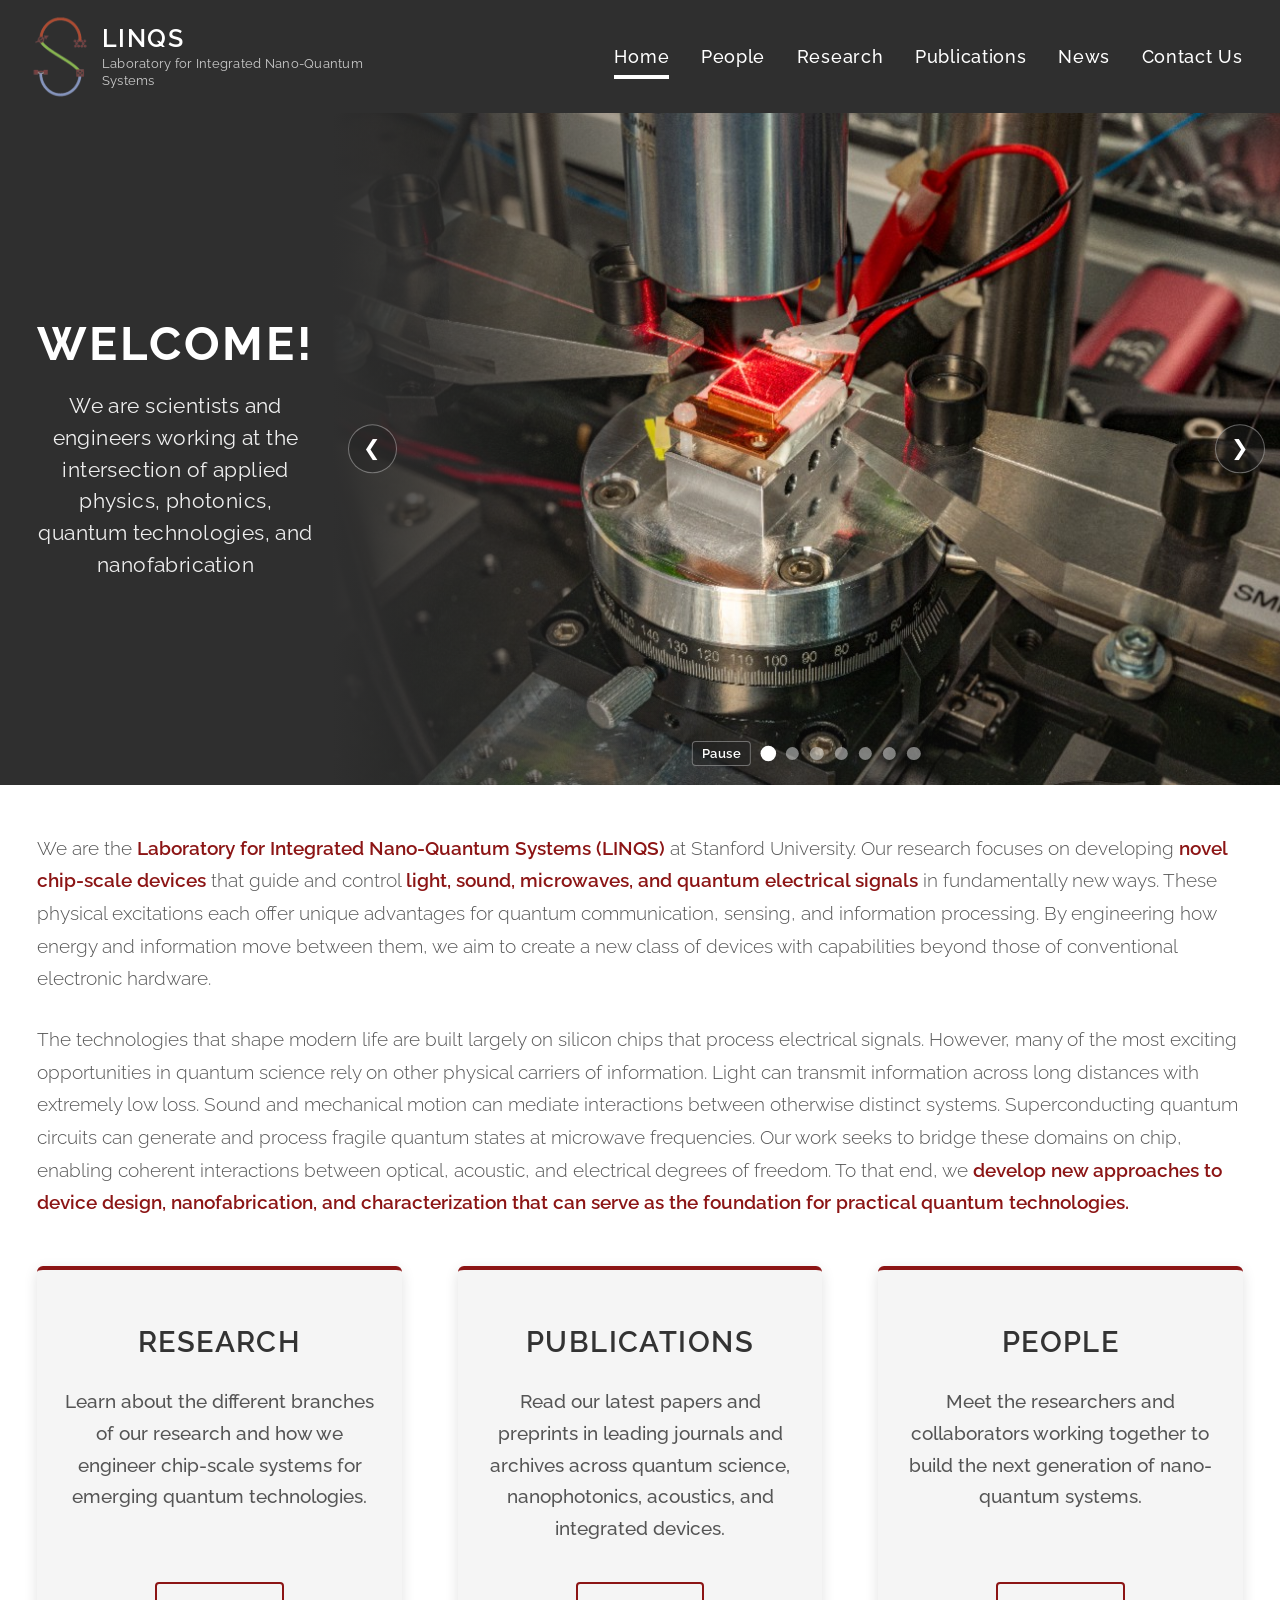
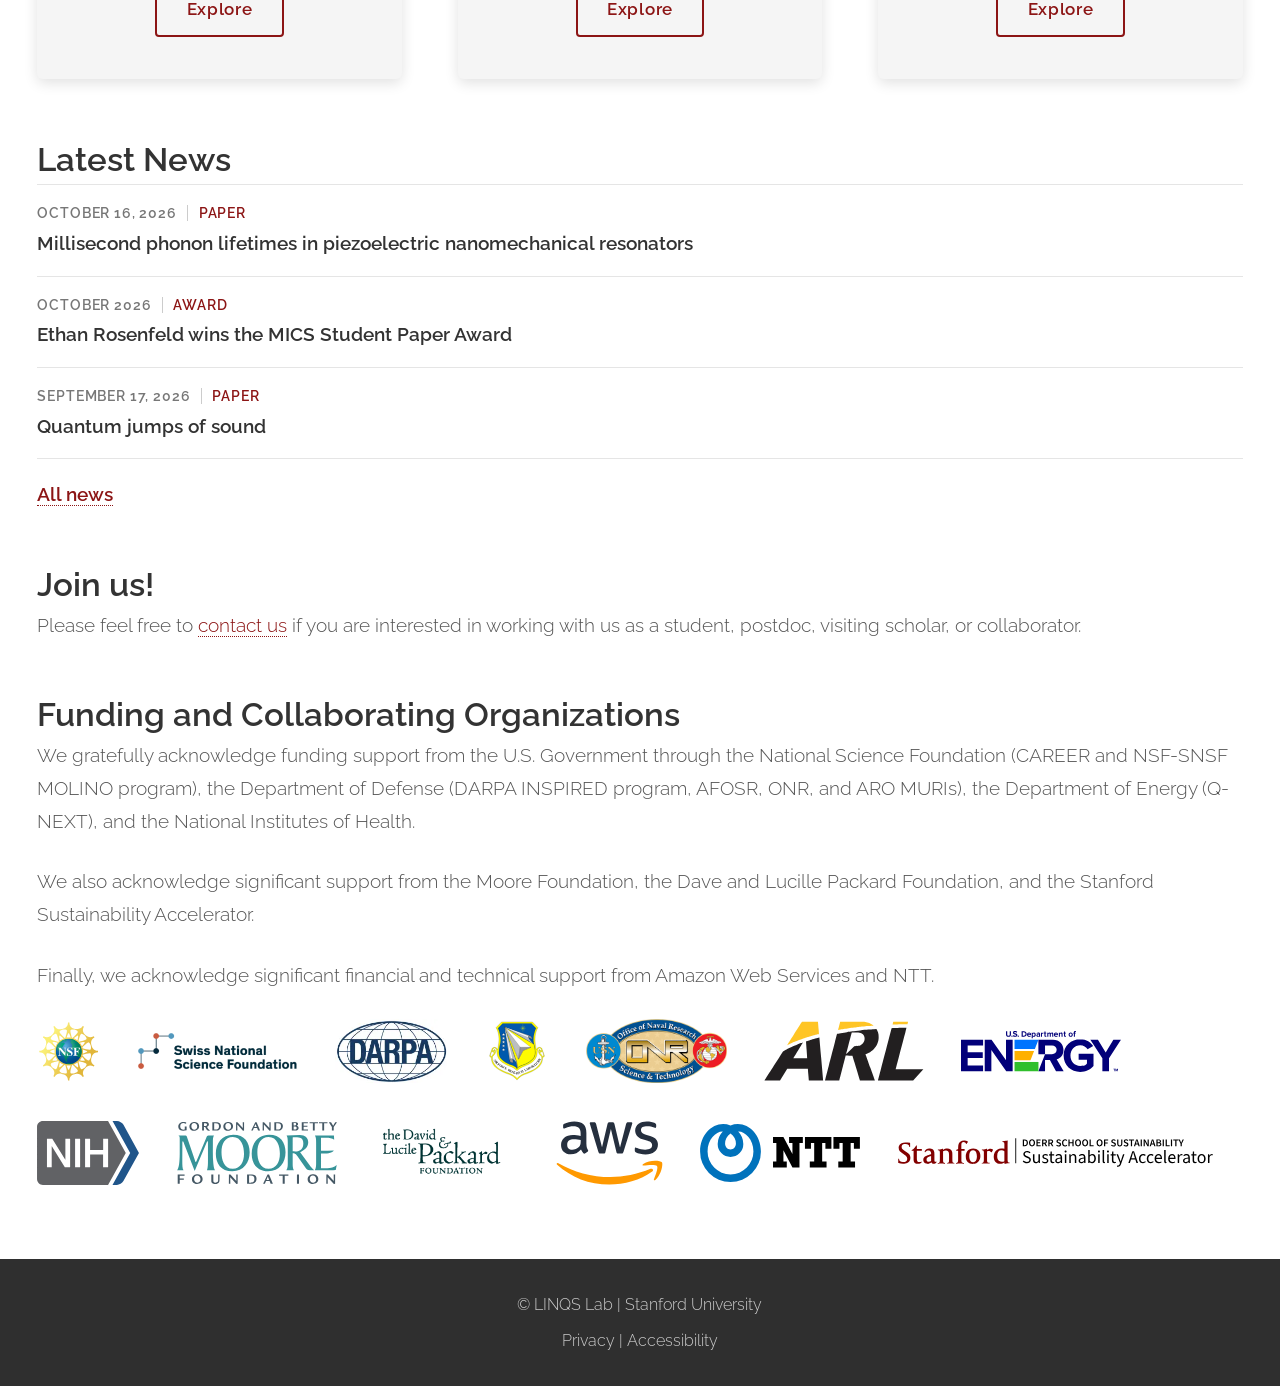
<file: index.html>
<!DOCTYPE HTML>
<html lang="en">
  <head>
    <title>LINQS Lab — Stanford University</title>
    <meta charset="utf-8" />
    <meta name="viewport" content="width=device-width, initial-scale=1" />
    <meta
      name="description"
      content="The Laboratory for Integrated Nano-Quantum Systems (LINQS) at Stanford University develops chip-scale devices that guide and control light, sound, microwaves, and quantum electrical signals."
    />
    <link rel="stylesheet" href="assets/css/main.css" />
    <link rel="preconnect" href="https://docs.google.com" crossorigin />
    <link rel="preconnect" href="https://lh3.googleusercontent.com" crossorigin />
  </head>
  <body>
    <a class="skip-link" href="#main">Skip to main content</a>
    <header id="header">
      <div class="inner">
        <a href="index.html" class="logo">
          <img src="images/logo.png" alt="" class="logo-mark" width="56" height="56" />
          <span class="logo-text">
            <span class="logo-title">LINQS</span>
            <span class="logo-tagline"
              >Laboratory for Integrated Nano-Quantum Systems</span
            >
          </span>
        </a>
        <nav id="nav" aria-label="Primary">
          <a href="index.html">Home</a>
          <a href="people.html">People</a>
          <a href="research.html">Research</a>
          <a href="publications.html">Publications</a>
          <a href="news.html">News</a>
          <a href="contact.html">Contact Us</a>
        </nav>
        <button type="button" class="navPanelToggle" aria-label="Open menu" aria-controls="navPanel" aria-expanded="false">☰</button>
      </div>
    </header>
    <nav id="navPanel" aria-label="Primary">
      <a href="index.html">Home</a>
      <a href="people.html">People</a>
      <a href="research.html">Research</a>
      <a href="publications.html">Publications</a>
      <a href="news.html">News</a>
      <a href="contact.html">Contact Us</a>
    </nav>

    <main id="main">
    <!-- Banner (welcome box + photo carousel — home page only) -->
    <section id="banner" class="banner-home">
      <div class="banner-split">
        <div class="banner-text-box">
          <p class="banner-welcome-title">WELCOME!</p>
          <p class="banner-welcome-body">
            We are scientists and engineers working at the intersection of
            applied physics, photonics, quantum technologies, and
            nanofabrication
          </p>
        </div>
        <div class="banner-media"></div>
      </div>
    </section>

    <section id="research_summary">
      <div class="inner">
        <h1 class="visually-hidden">Laboratory for Integrated Nano-Quantum Systems (LINQS)</h1>
        <p>
          We are the <span class="accent">Laboratory for Integrated
          Nano-Quantum Systems (LINQS)</span> at Stanford University. Our
          research focuses on developing
          <span class="accent"> novel chip-scale devices</span> that guide and
          control <span class="accent">light, sound, microwaves, and quantum
          electrical signals</span> in fundamentally new ways. These physical
          excitations each offer unique advantages for quantum communication, sensing,
          and information processing. By engineering how energy and information move 
          between them, we aim to create a new class of devices with
          capabilities beyond those of conventional electronic hardware.
        </p>

        <p>
          The technologies that shape modern life are built largely on silicon
          chips that process electrical signals. However, many of the most
          exciting opportunities in quantum science rely on other physical
          carriers of information. Light can
          transmit information across long distances with extremely low loss.
          Sound and mechanical motion can mediate
          interactions between otherwise distinct systems.
          Superconducting quantum circuits can
          generate and process fragile quantum states at microwave
          frequencies. Our work seeks to bridge these domains on
          chip, enabling coherent interactions between optical, acoustic, and
          electrical degrees of freedom. To that end, we
          <span class="accent"> develop new
          approaches to device design, nanofabrication, and characterization
          that can serve as the foundation for practical quantum
          technologies.</span>
        </p>

        <div class="summary-panels">
          <article class="summary-panel">
            <h2>Research</h2>
            <p>
              Learn about the different branches of our research and how we engineer 
              chip-scale systems for emerging quantum technologies.
            </p>
            <a href="research.html" class="panel-button">Explore</a>
          </article>
          <article class="summary-panel">
            <h2>Publications</h2>
            <p>
              Read our latest papers and preprints in leading journals and archives across
              quantum science, nanophotonics, acoustics, and integrated devices. 
            </p>
            <a href="publications.html" class="panel-button">Explore</a>
          </article>
          <article class="summary-panel">
            <h2>People</h2>
            <p>
              Meet the researchers and collaborators working together to build the next 
              generation of nano-quantum systems.
            </p>
            <a href="people.html" class="panel-button">Explore</a>
          </article>
        </div>

        <section class="news-latest" aria-labelledby="news-latest-heading">
          <h2 id="news-latest-heading">Latest News</h2>
          <ul id="news-latest" class="news-latest-list" data-count="3"></ul>
          <a href="news.html" class="news-all-link">All news</a>
        </section>

        <h2>Join us!</h2>
        <p>
          Please feel free to
          <a href="contact.html">contact us</a> if you are interested in
          working with us as a student, postdoc, visiting
          scholar, or collaborator.
        </p>

        <h2>Funding and Collaborating Organizations</h2>
        <p>
          We gratefully acknowledge funding support from the U.S. Government
          through the National Science Foundation (CAREER and NSF-SNSF MOLINO
          program), the Department of Defense (DARPA INSPIRED program, AFOSR,
          ONR, and ARO MURIs), the Department of Energy (Q-NEXT), and the
          National Institutes of Health.
        </p>
        <p>
          We also acknowledge significant support from the Moore Foundation,
          the Dave and Lucille Packard Foundation, and the Stanford
          Sustainability Accelerator.
        </p>
        <p>
          Finally, we acknowledge significant financial and technical support
          from Amazon Web Services and NTT.
        </p>
        <div class="funding-logos" aria-label="Funding and collaborating organizations">
          <img src="images/funding/nsf.svg" alt="U.S. National Science Foundation" title="National Science Foundation" loading="lazy" decoding="async" />
          <img src="images/funding/snsf.svg" alt="Swiss National Science Foundation" title="Swiss National Science Foundation" loading="lazy" decoding="async" />
          <img src="images/funding/darpa.svg" alt="DARPA" title="Defense Advanced Research Projects Agency" loading="lazy" decoding="async" />
          <img src="images/funding/afrl.svg" alt="Air Force Research Laboratory" title="Air Force Office of Scientific Research / Air Force Research Laboratory" loading="lazy" decoding="async" />
          <img src="images/funding/onr.svg" alt="Office of Naval Research" title="Office of Naval Research" loading="lazy" decoding="async" />
          <img src="images/funding/arl.svg" alt="DEVCOM Army Research Laboratory" title="Army Research Office / Army Research Laboratory" loading="lazy" decoding="async" />
          <img src="images/funding/doe.svg" alt="U.S. Department of Energy" title="Department of Energy" loading="lazy" decoding="async" />
          <img src="images/funding/nih.svg" alt="National Institutes of Health" title="National Institutes of Health" loading="lazy" decoding="async" />
          <img src="images/funding/moore-foundation.svg" alt="Gordon and Betty Moore Foundation" title="Gordon and Betty Moore Foundation" loading="lazy" decoding="async" />
          <img src="images/funding/packard-foundation.svg" alt="David and Lucile Packard Foundation" title="David and Lucile Packard Foundation" loading="lazy" decoding="async" />
          <img src="images/funding/aws.svg" alt="Amazon Web Services" title="Amazon Web Services" loading="lazy" decoding="async" />
          <img src="images/funding/ntt.svg" alt="NTT" title="NTT" loading="lazy" decoding="async" />
          <img class="funding-logo-wide" src="images/funding/stanford-sustainability-accelerator.svg" alt="Stanford Sustainability Accelerator" title="Stanford Sustainability Accelerator" loading="lazy" decoding="async" />
        </div>
      </div>
    </section>

    </main>

    <footer>
      <div class="inner">
        <p>© LINQS Lab | Stanford University</p>
        <p class="footer-legal">
          <a href="https://www.stanford.edu/site/privacy/" title="Privacy and cookie policy">Privacy</a>
          <span aria-hidden="true"> | </span>
          <a href="https://www.stanford.edu/site/accessibility" title="Report web accessibility issues">Accessibility</a>
        </p>
      </div>
    </footer>

    <script src="assets/js/carousel-config.js"></script>
    <script src="assets/js/carousel-data.js"></script>
    <script src="assets/js/carousel.js?v=noreferrer"></script>
    <script src="assets/js/news-data.js"></script>
    <script src="assets/js/news.js"></script>
    <script src="assets/js/main.js"></script>
  </body>
</html>
</file>
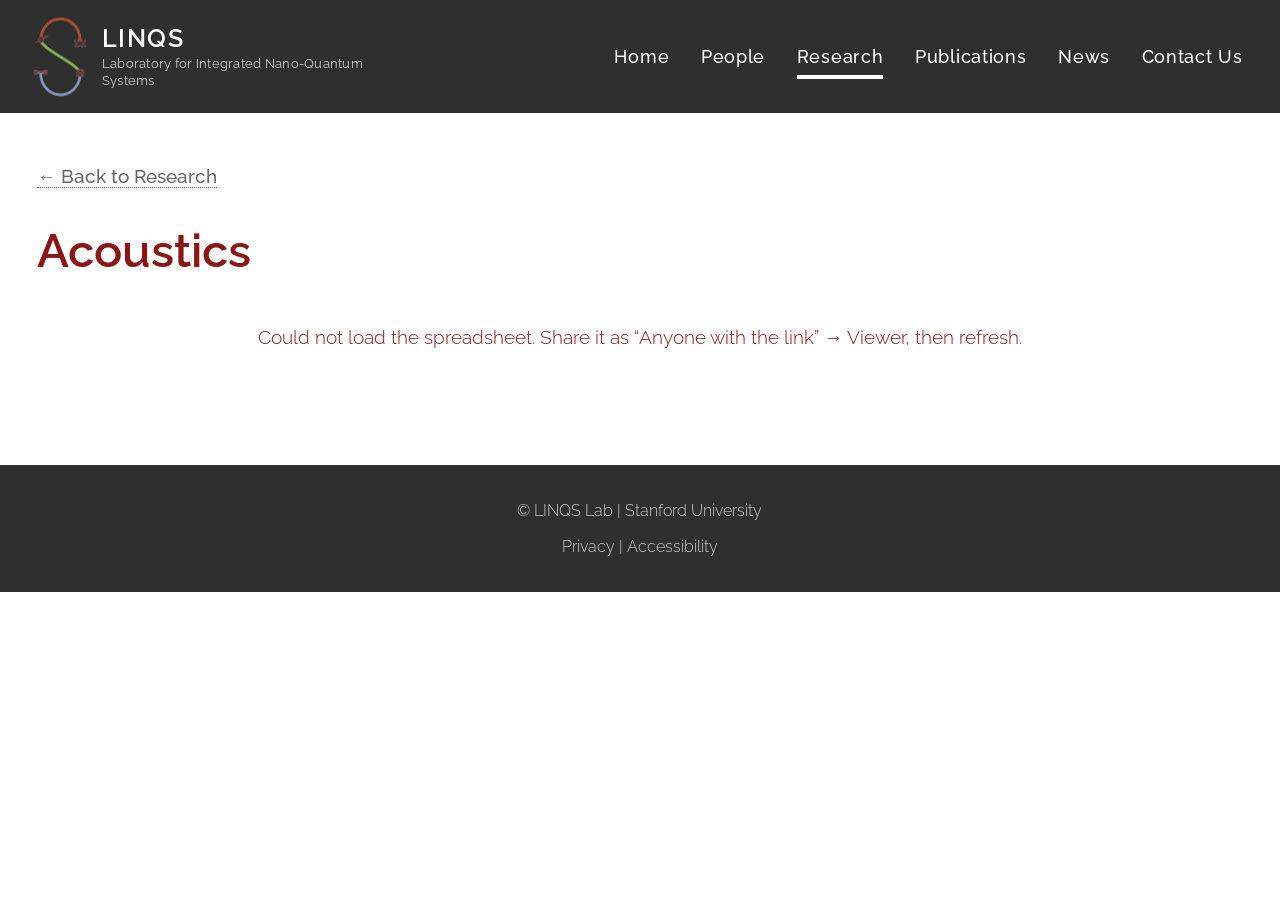
<file: acoustics.html>
<!DOCTYPE HTML>
<html lang="en">
  <head>
    <title>Acoustics — LINQS Lab</title>
    <meta charset="utf-8" />
    <meta name="viewport" content="width=device-width, initial-scale=1" />
    <meta name="description" content="Acoustics research at the Laboratory for Integrated Nano-Quantum Systems (LINQS) at Stanford University." />
    <link rel="stylesheet" href="assets/css/main.css" />
    <link rel="preconnect" href="https://docs.google.com" crossorigin />
    <link rel="preconnect" href="https://lh3.googleusercontent.com" crossorigin />
  </head>
  <body>
    <a class="skip-link" href="#main">Skip to main content</a>
    <header id="header">
      <div class="inner">
        <a href="index.html" class="logo">
          <img src="images/logo.png" alt="" class="logo-mark" width="56" height="56" />
          <span class="logo-text">
            <span class="logo-title">LINQS</span>
            <span class="logo-tagline"
              >Laboratory for Integrated Nano-Quantum Systems</span
            >
          </span>
        </a>
        <nav id="nav" aria-label="Primary">
          <a href="index.html">Home</a>
          <a href="people.html">People</a>
          <a href="research.html">Research</a>
          <a href="publications.html">Publications</a>
          <a href="news.html">News</a>
          <a href="contact.html">Contact Us</a>
        </nav>
        <button type="button" class="navPanelToggle" aria-label="Open menu" aria-controls="navPanel" aria-expanded="false">☰</button>
      </div>
    </header>
    <nav id="navPanel" aria-label="Primary">
      <a href="index.html">Home</a>
      <a href="people.html">People</a>
      <a href="research.html">Research</a>
      <a href="publications.html">Publications</a>
      <a href="news.html">News</a>
      <a href="contact.html">Contact Us</a>
    </nav>

    <main id="main">
    <section id="research-area-content" data-research-area="Acoustics">
      <div class="inner">
        <p class="research-back-link">
          <a href="research.html">← Back to Research</a>
        </p>
        <h1 class="page-title" id="research-area-title">Acoustics</h1>
        <p id="research-status" class="people-status">Loading research…</p>
        <div id="research-area-projects"></div>
      </div>
    </section>

    </main>

    <footer>
      <div class="inner">
        <p>© LINQS Lab | Stanford University</p>
        <p class="footer-legal">
          <a href="https://www.stanford.edu/site/privacy/" title="Privacy and cookie policy">Privacy</a>
          <span aria-hidden="true"> | </span>
          <a href="https://www.stanford.edu/site/accessibility" title="Report web accessibility issues">Accessibility</a>
        </p>
      </div>
    </footer>
    <script src="assets/js/research-config.js"></script>
    <script src="assets/js/research-data.js"></script>
    <script src="assets/js/research.js"></script>
    <script src="assets/js/main.js"></script>
  </body>
</html>
</file>
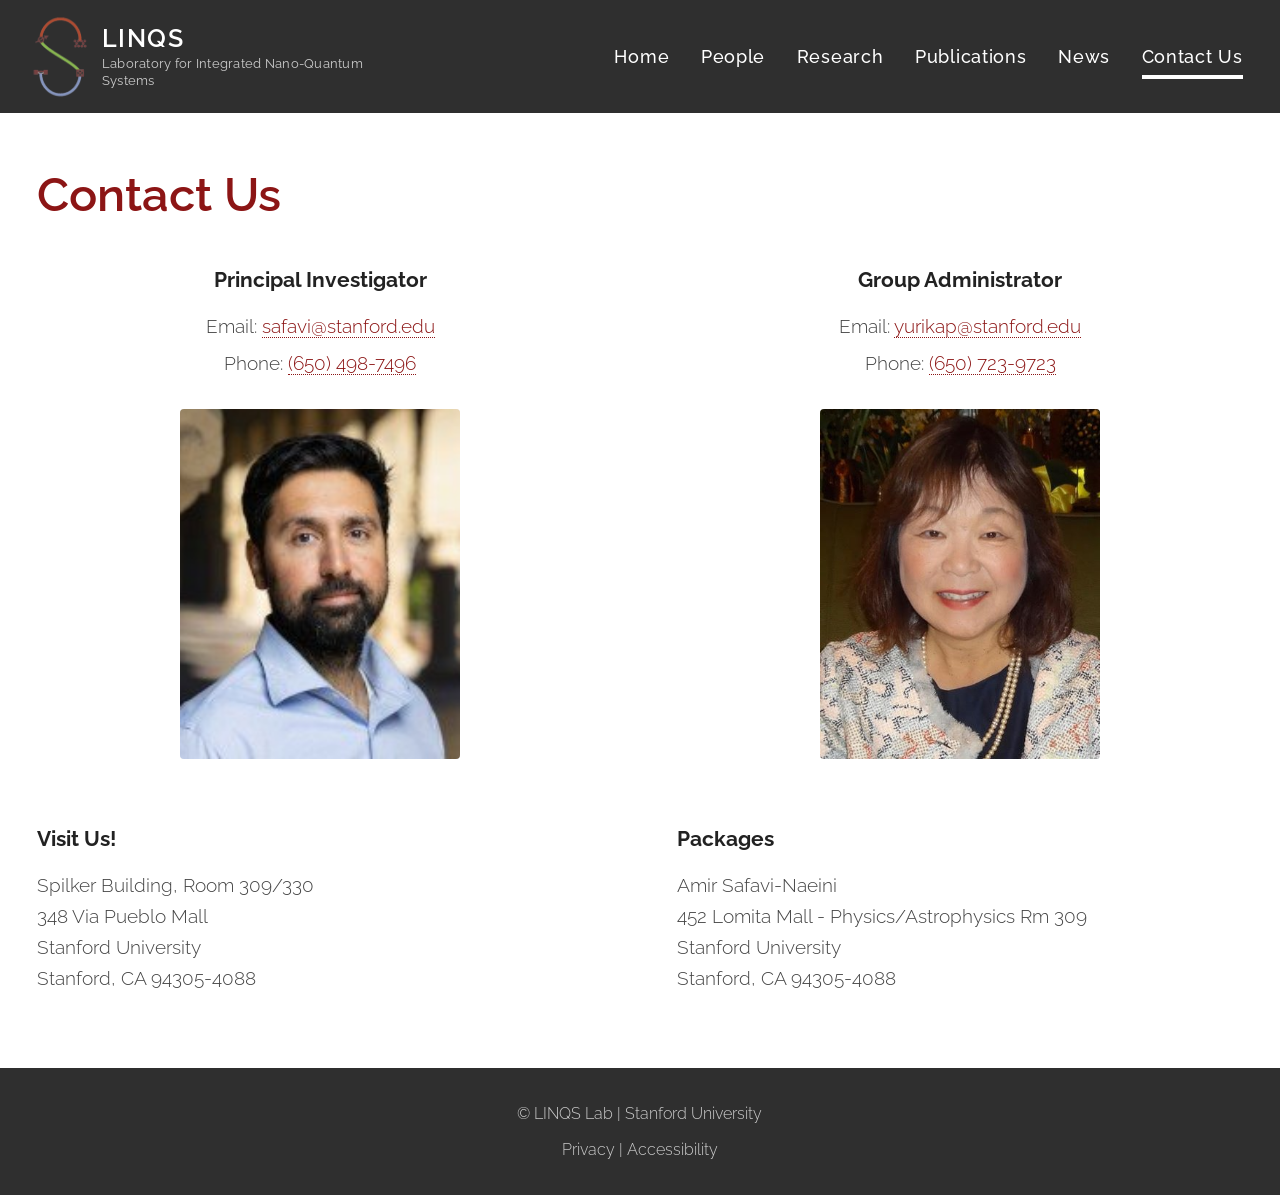
<file: contact.html>
<!DOCTYPE HTML>
<html lang="en">
  <head>
    <title>Contact Us — LINQS Lab</title>
    <meta charset="utf-8" />
    <meta name="viewport" content="width=device-width, initial-scale=1" />
    <meta name="description" content="Contact the Laboratory for Integrated Nano-Quantum Systems (LINQS) at Stanford University." />
    <link rel="stylesheet" href="assets/css/main.css" />
  </head>
  <body>
    <a class="skip-link" href="#main">Skip to main content</a>
    <header id="header">
      <div class="inner">
        <a href="index.html" class="logo">
          <img src="images/logo.png" alt="" class="logo-mark" width="56" height="56" />
          <span class="logo-text">
            <span class="logo-title">LINQS</span>
            <span class="logo-tagline"
              >Laboratory for Integrated Nano-Quantum Systems</span
            >
          </span>
        </a>
        <nav id="nav" aria-label="Primary">
          <a href="index.html">Home</a>
          <a href="people.html">People</a>
          <a href="research.html">Research</a>
          <a href="publications.html">Publications</a>
          <a href="news.html">News</a>
          <a href="contact.html">Contact Us</a>
        </nav>
        <button type="button" class="navPanelToggle" aria-label="Open menu" aria-controls="navPanel" aria-expanded="false">☰</button>
      </div>
    </header>
    <nav id="navPanel" aria-label="Primary">
      <a href="index.html">Home</a>
      <a href="people.html">People</a>
      <a href="research.html">Research</a>
      <a href="publications.html">Publications</a>
      <a href="news.html">News</a>
      <a href="contact.html">Contact Us</a>
    </nav>

    <main id="main">
    <section id="contact-content">
      <div class="inner">
        <h1 class="page-title">Contact Us</h1>

        <div class="contact-staff">
          <div class="contact-staff-member">
            <h2 class="contact-heading">Principal Investigator</h2>
            <p>
              Email:
              <a href="mailto:safavi@stanford.edu">safavi@stanford.edu</a>
            </p>
            <p>Phone: <a href="tel:+16504987496">(650) 498-7496</a></p>
            <a
              class="contact-photo-link"
              href="person.html?p=amir-safavi-naeini"
              aria-label="View Amir Safavi-Naeini's profile"
            >
              <img
                class="contact-photo"
                src="images/people/amir-safavi-naeini.jpg"
                alt="Amir Safavi-Naeini"
                loading="lazy"
              />
            </a>
          </div>

          <div class="contact-staff-member">
            <h2 class="contact-heading">Group Administrator</h2>
            <p>
              Email:
              <a href="mailto:yurikap@stanford.edu">yurikap@stanford.edu</a>
            </p>
            <p>Phone: <a href="tel:+16507239723">(650) 723-9723</a></p>
            <a
              class="contact-photo-link"
              href="person.html?p=yurika-peterman"
              aria-label="View Yurika Peterman's profile"
            >
              <img
                class="contact-photo"
                src="images/people/yurika-peterman.jpg"
                alt="Yurika Peterman"
                loading="lazy"
              />
            </a>
          </div>
        </div>

        <div class="contact-locations">
          <div class="contact-location">
            <h2 class="contact-heading">Visit Us!</h2>
            <address>
              Spilker Building, Room 309/330<br />
              348 Via Pueblo Mall<br />
              Stanford University<br />
              Stanford, CA 94305-4088
            </address>
          </div>

          <div class="contact-location">
            <h2 class="contact-heading">Packages</h2>
            <address>
              Amir Safavi-Naeini<br />
              452 Lomita Mall - Physics/Astrophysics Rm 309<br />
              Stanford University<br />
              Stanford, CA 94305-4088
            </address>
          </div>
        </div>
      </div>
    </section>

    </main>

    <footer>
      <div class="inner">
        <p>© LINQS Lab | Stanford University</p>
        <p class="footer-legal">
          <a href="https://www.stanford.edu/site/privacy/" title="Privacy and cookie policy">Privacy</a>
          <span aria-hidden="true"> | </span>
          <a href="https://www.stanford.edu/site/accessibility" title="Report web accessibility issues">Accessibility</a>
        </p>
      </div>
    </footer>
    <script src="assets/js/main.js"></script>
  </body>
</html>
</file>
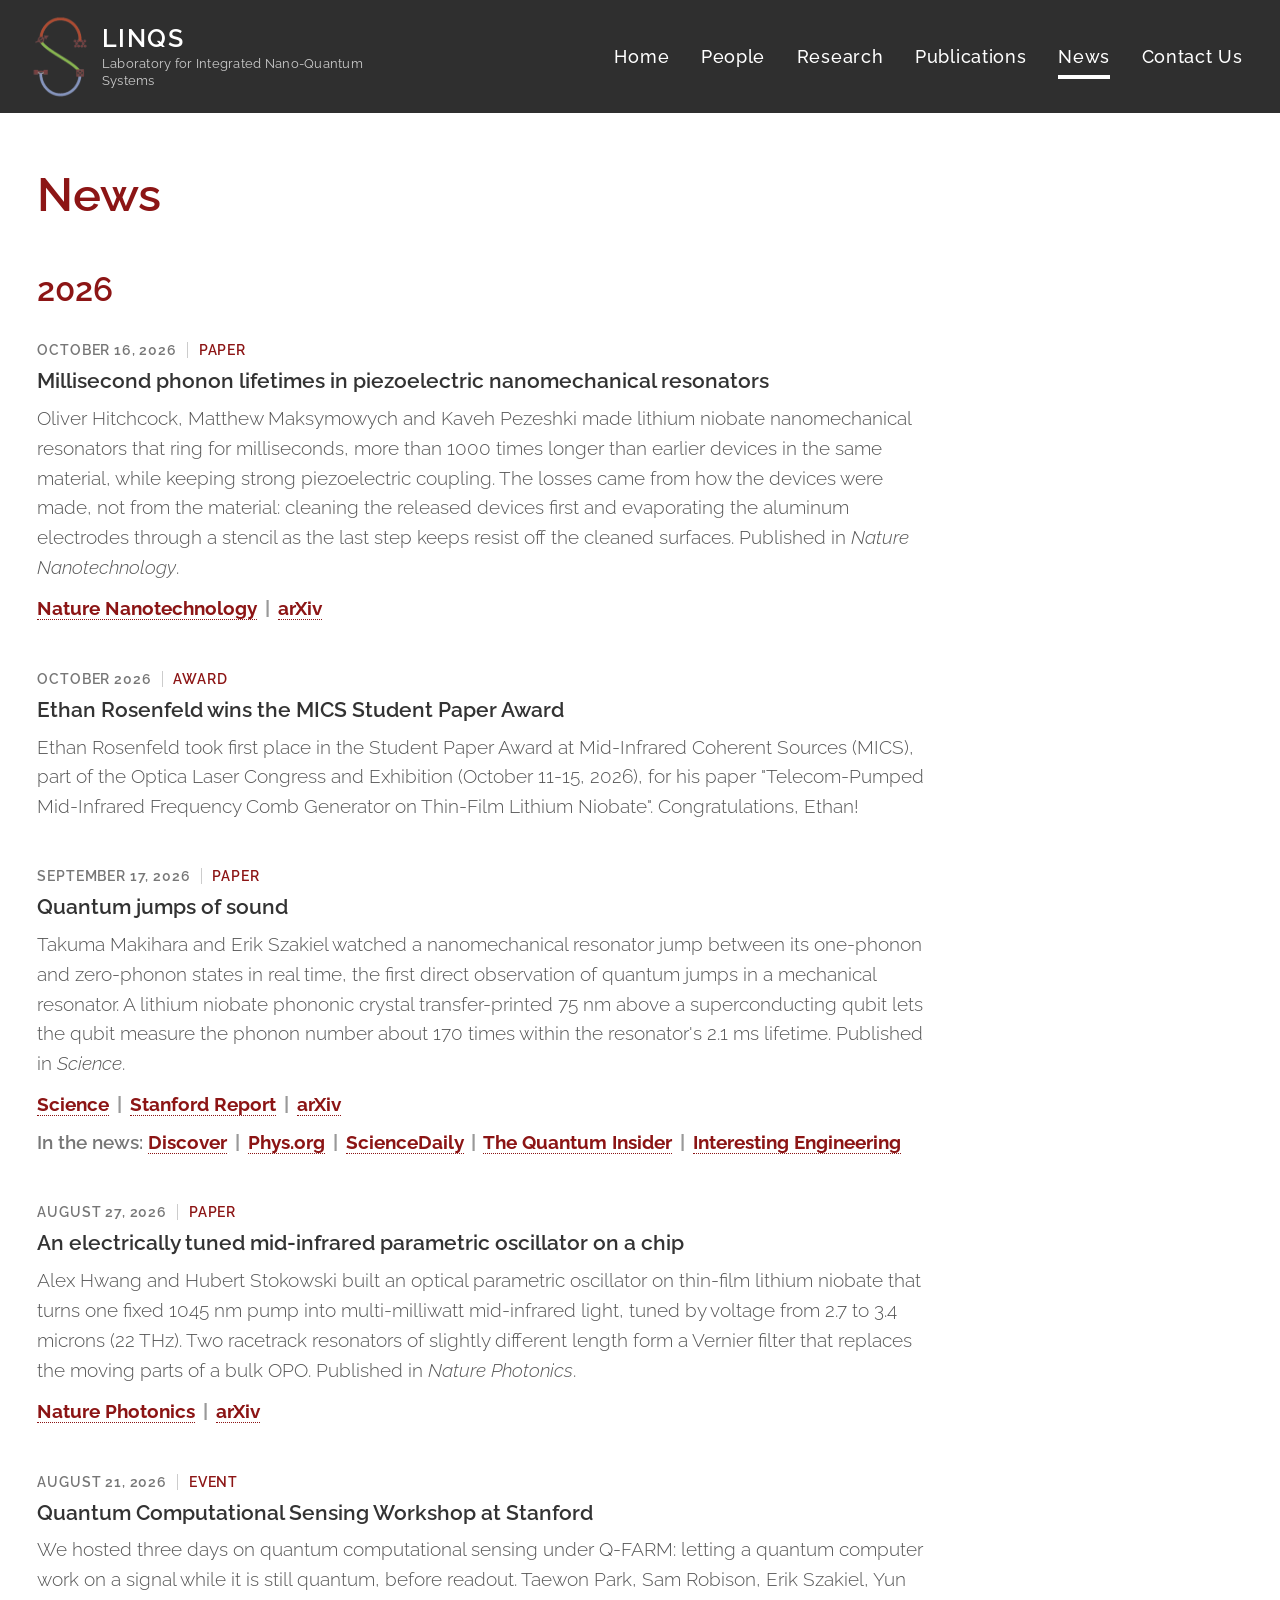
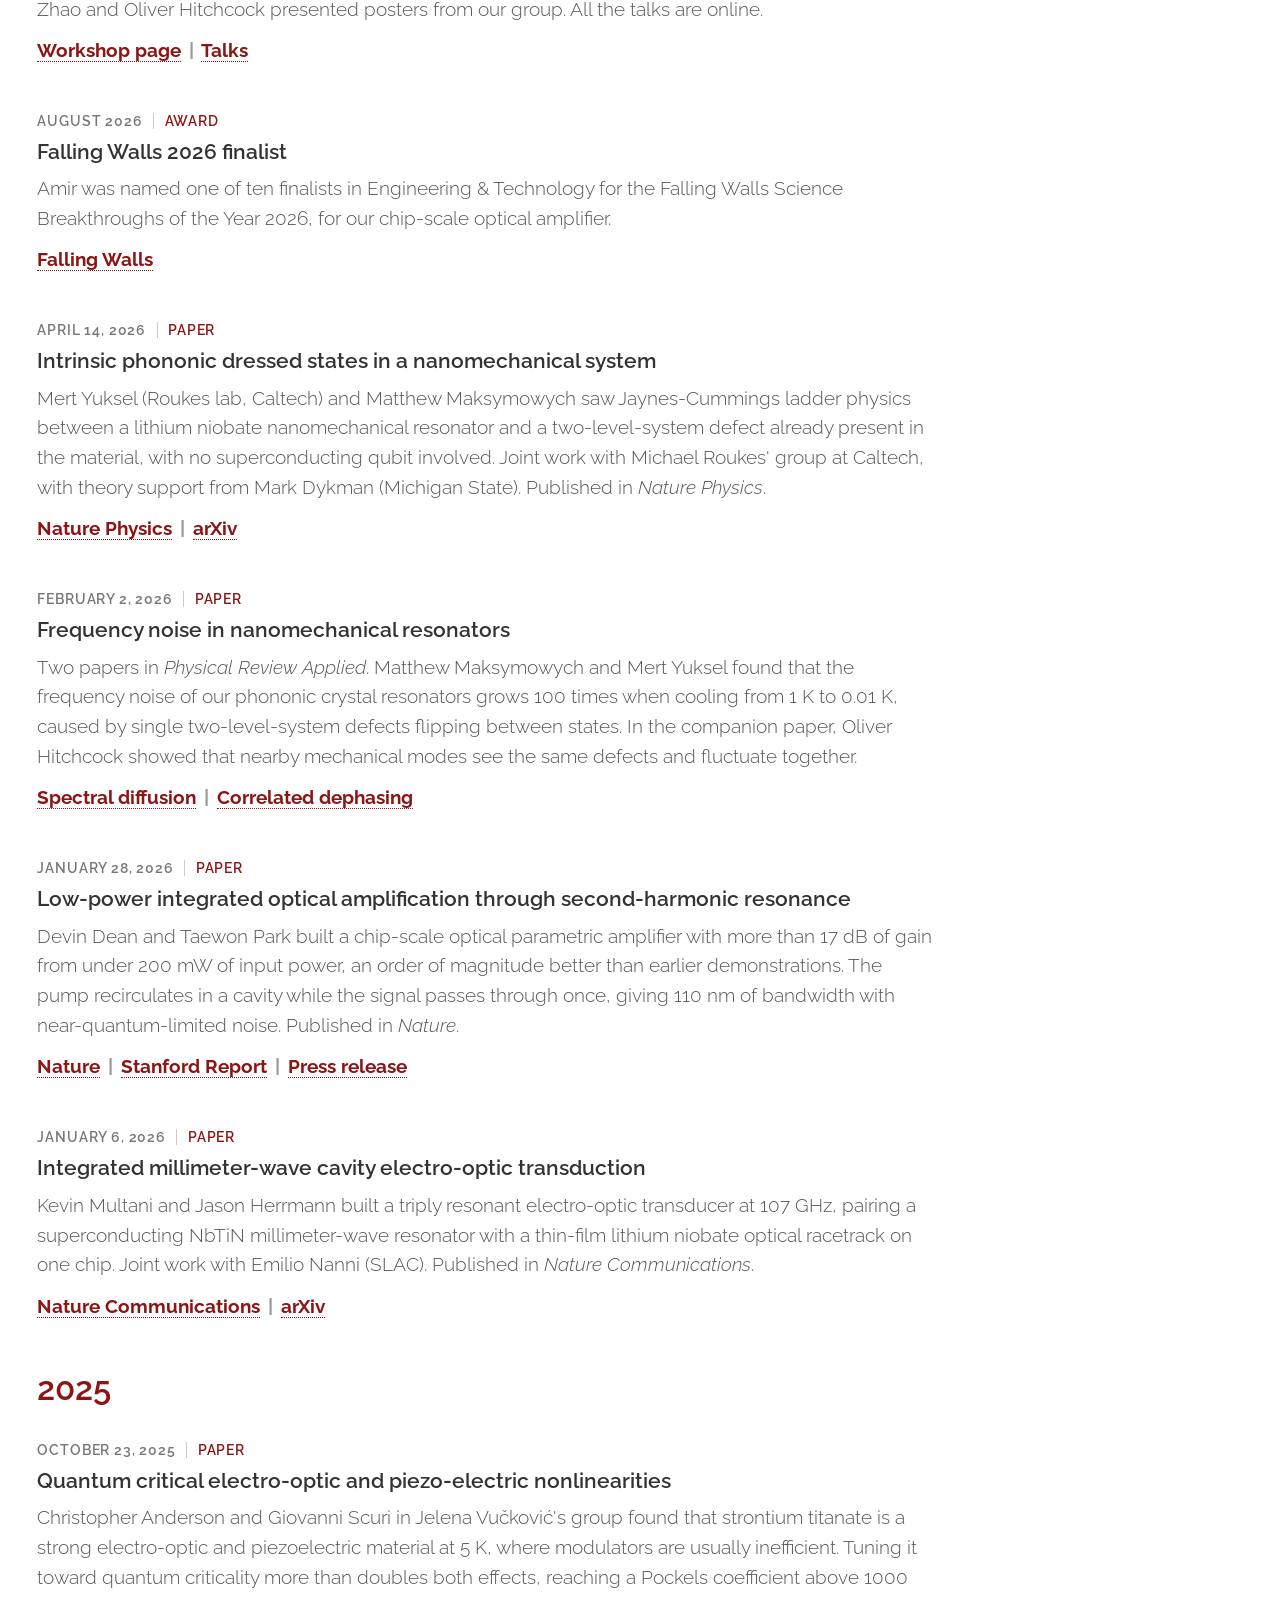
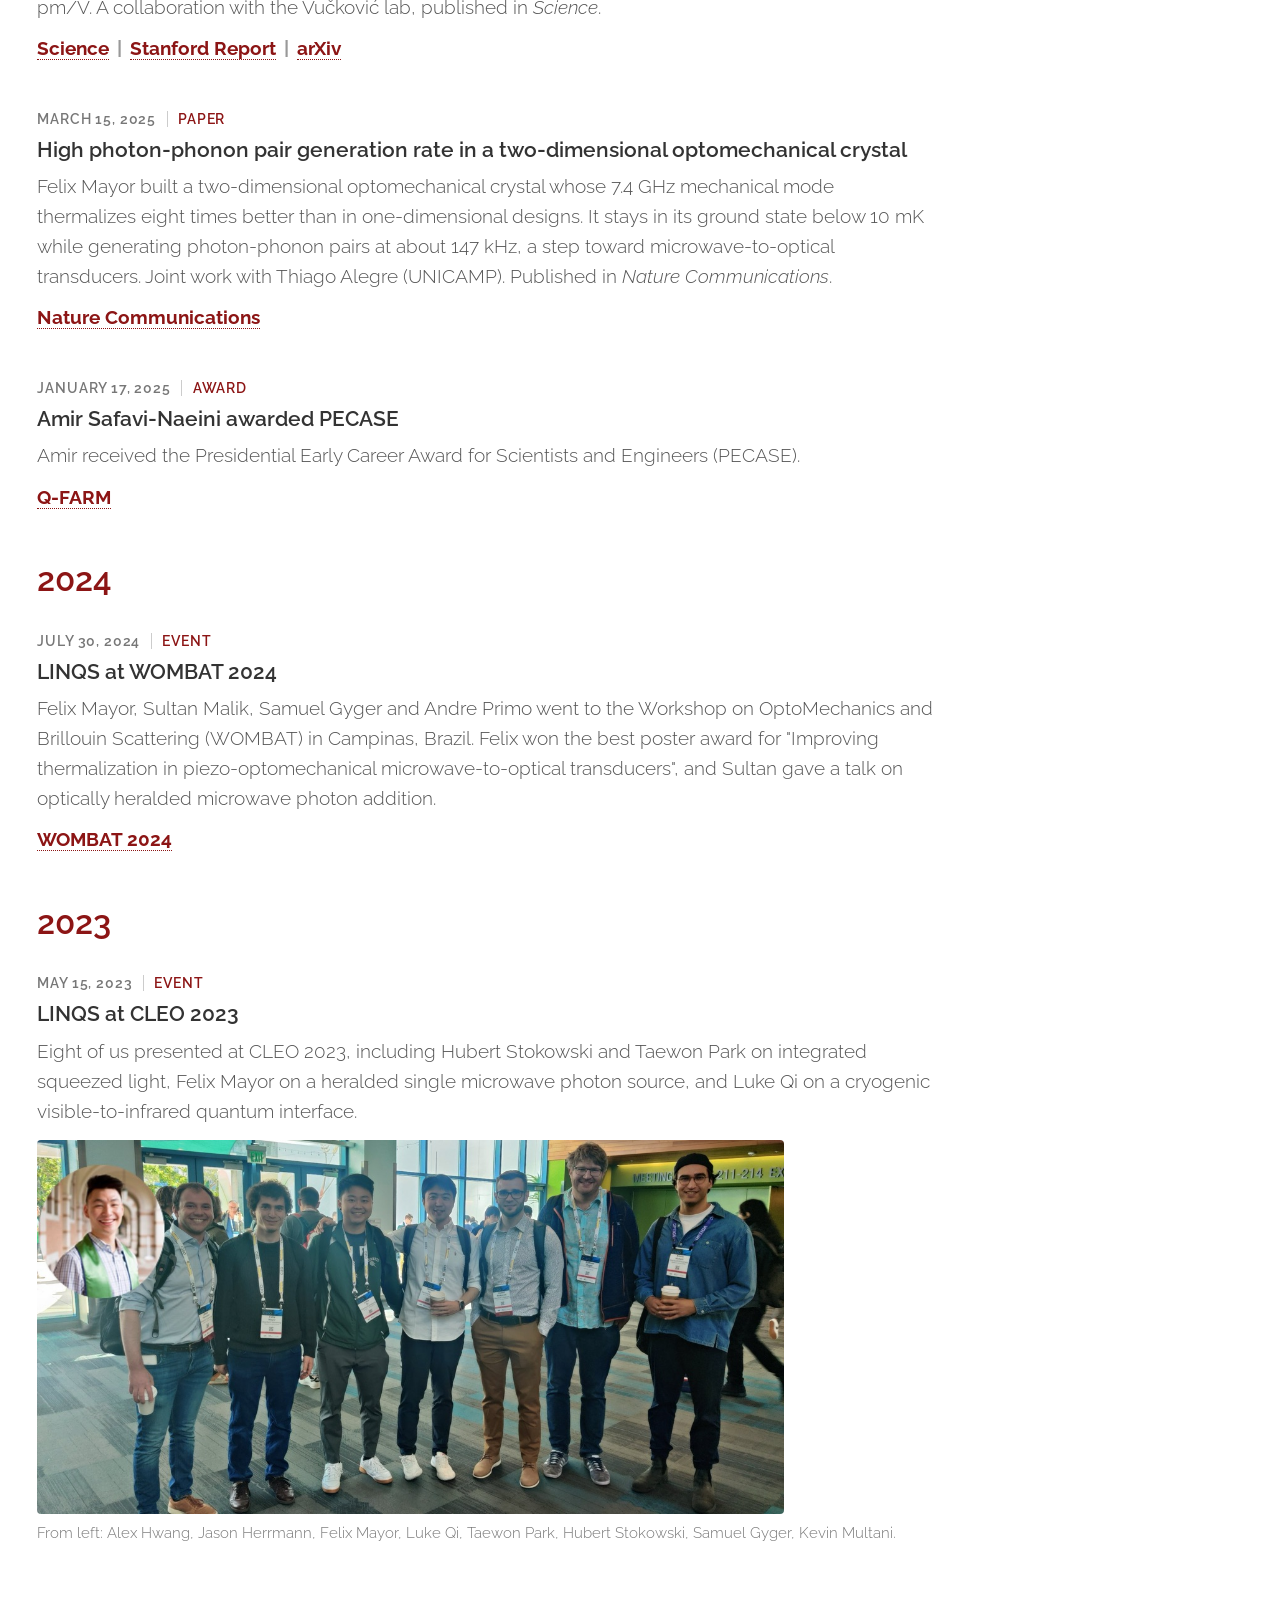
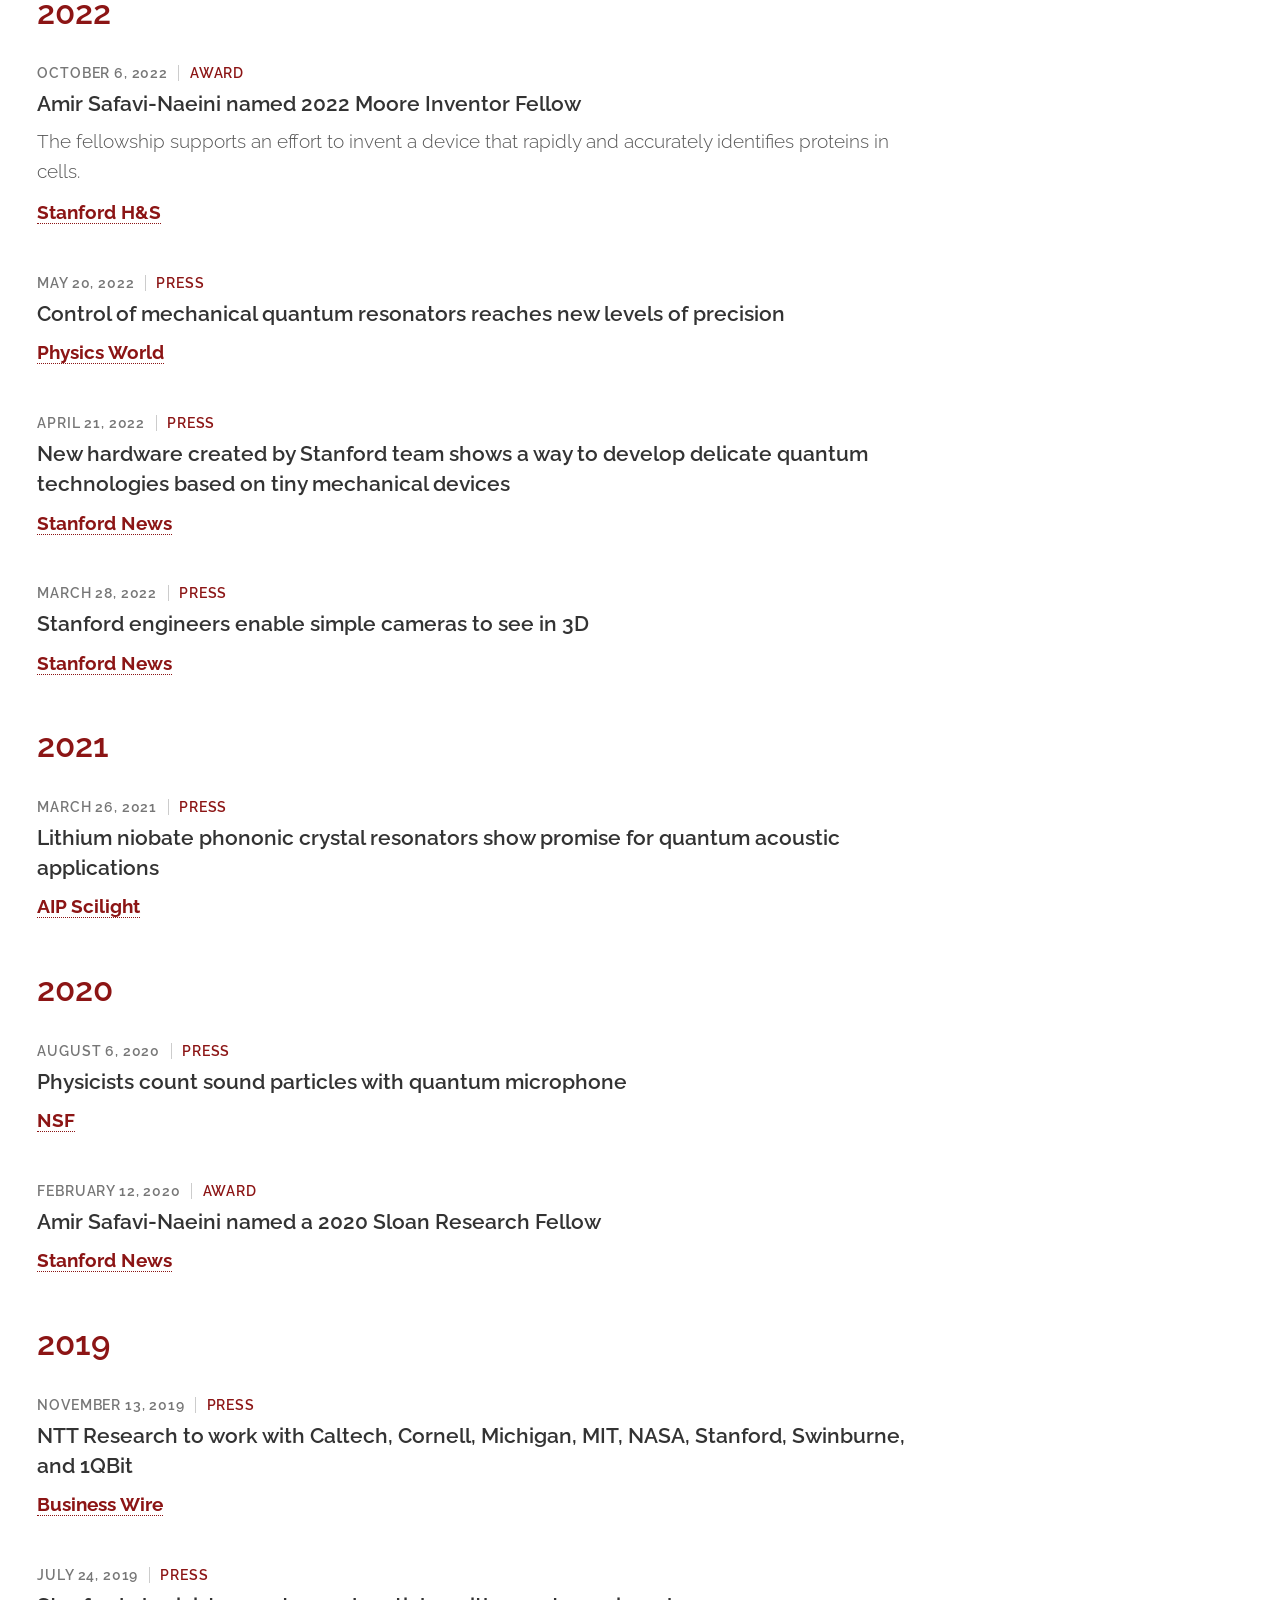
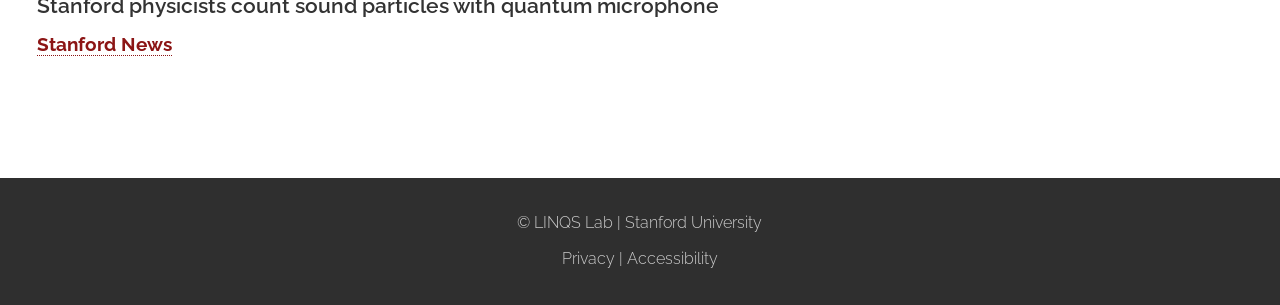
<file: news.html>
<!DOCTYPE HTML>
<html lang="en">
  <head>
    <title>News — LINQS Lab</title>
    <meta charset="utf-8" />
    <meta name="viewport" content="width=device-width, initial-scale=1" />
    <meta name="description" content="News from the Laboratory for Integrated Nano-Quantum Systems (LINQS) at Stanford University: new papers, awards, events, and press coverage." />
    <link rel="stylesheet" href="assets/css/main.css" />
  </head>
  <body>
    <a class="skip-link" href="#main">Skip to main content</a>
    <header id="header">
      <div class="inner">
        <a href="index.html" class="logo">
          <img src="images/logo.png" alt="" class="logo-mark" width="56" height="56" />
          <span class="logo-text">
            <span class="logo-title">LINQS</span>
            <span class="logo-tagline"
              >Laboratory for Integrated Nano-Quantum Systems</span
            >
          </span>
        </a>
        <nav id="nav" aria-label="Primary">
          <a href="index.html">Home</a>
          <a href="people.html">People</a>
          <a href="research.html">Research</a>
          <a href="publications.html">Publications</a>
          <a href="news.html">News</a>
          <a href="contact.html">Contact Us</a>
        </nav>
        <button type="button" class="navPanelToggle" aria-label="Open menu" aria-controls="navPanel" aria-expanded="false">☰</button>
      </div>
    </header>
    <nav id="navPanel" aria-label="Primary">
      <a href="index.html">Home</a>
      <a href="people.html">People</a>
      <a href="research.html">Research</a>
      <a href="publications.html">Publications</a>
      <a href="news.html">News</a>
      <a href="contact.html">Contact Us</a>
    </nav>

    <main id="main">
    <section id="research_summary">
      <div class="inner">
        <h1 class="page-title">News</h1>
        <div id="news-list"></div>
      </div>
    </section>

    </main>

    <footer>
      <div class="inner">
        <p>© LINQS Lab | Stanford University</p>
        <p class="footer-legal">
          <a href="https://www.stanford.edu/site/privacy/" title="Privacy and cookie policy">Privacy</a>
          <span aria-hidden="true"> | </span>
          <a href="https://www.stanford.edu/site/accessibility" title="Report web accessibility issues">Accessibility</a>
        </p>
      </div>
    </footer>
    <script src="assets/js/news-data.js"></script>
    <script src="assets/js/news.js"></script>
    <script src="assets/js/main.js"></script>
  </body>
</html>
</file>
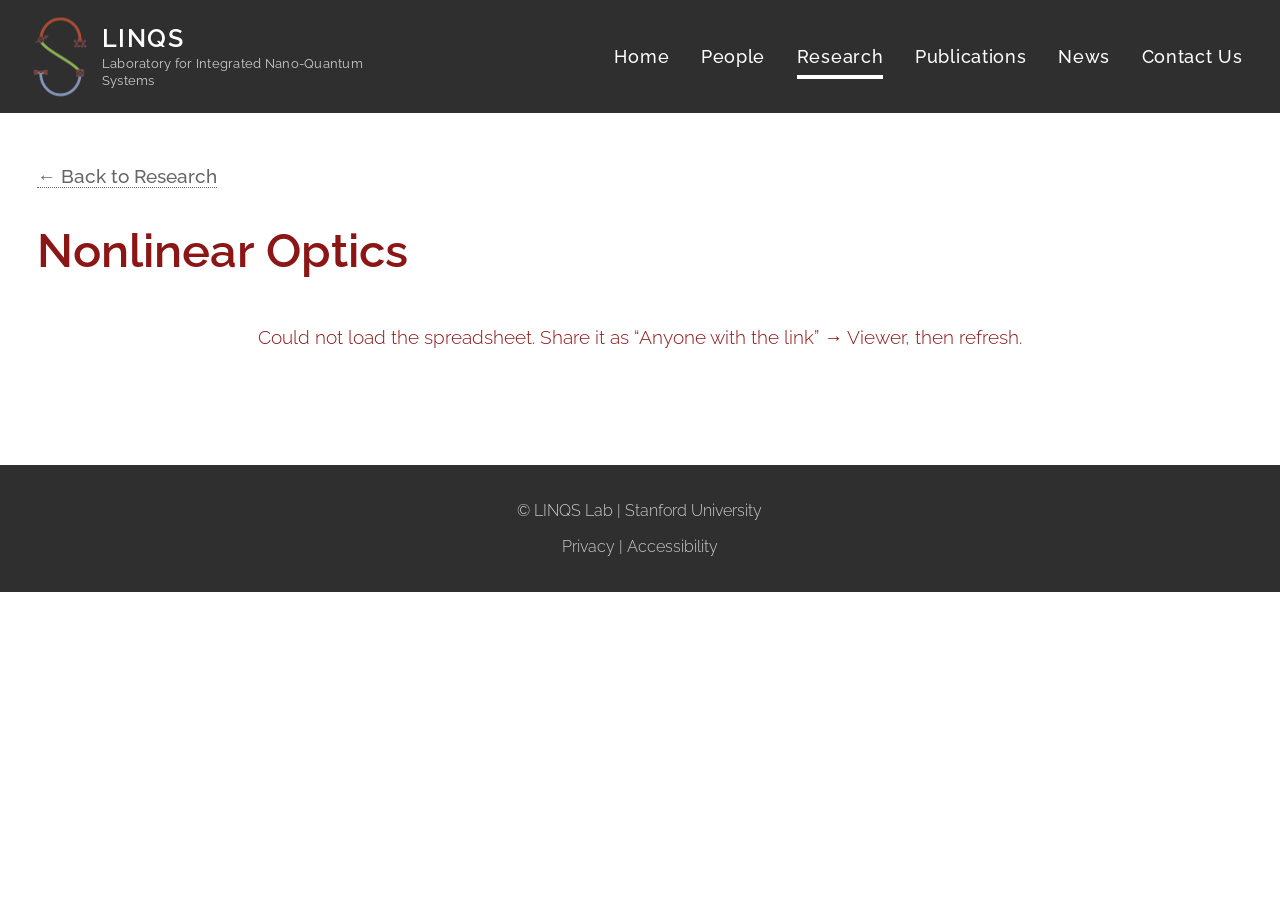
<file: nonlinear-optics.html>
<!DOCTYPE HTML>
<html lang="en">
  <head>
    <title>Nonlinear Optics — LINQS Lab</title>
    <meta charset="utf-8" />
    <meta name="viewport" content="width=device-width, initial-scale=1" />
    <meta name="description" content="Nonlinear optics research at the Laboratory for Integrated Nano-Quantum Systems (LINQS) at Stanford University." />
    <link rel="stylesheet" href="assets/css/main.css" />
    <link rel="preconnect" href="https://docs.google.com" crossorigin />
    <link rel="preconnect" href="https://lh3.googleusercontent.com" crossorigin />
  </head>
  <body>
    <a class="skip-link" href="#main">Skip to main content</a>
    <header id="header">
      <div class="inner">
        <a href="index.html" class="logo">
          <img src="images/logo.png" alt="" class="logo-mark" width="56" height="56" />
          <span class="logo-text">
            <span class="logo-title">LINQS</span>
            <span class="logo-tagline"
              >Laboratory for Integrated Nano-Quantum Systems</span
            >
          </span>
        </a>
        <nav id="nav" aria-label="Primary">
          <a href="index.html">Home</a>
          <a href="people.html">People</a>
          <a href="research.html">Research</a>
          <a href="publications.html">Publications</a>
          <a href="news.html">News</a>
          <a href="contact.html">Contact Us</a>
        </nav>
        <button type="button" class="navPanelToggle" aria-label="Open menu" aria-controls="navPanel" aria-expanded="false">☰</button>
      </div>
    </header>
    <nav id="navPanel" aria-label="Primary">
      <a href="index.html">Home</a>
      <a href="people.html">People</a>
      <a href="research.html">Research</a>
      <a href="publications.html">Publications</a>
      <a href="news.html">News</a>
      <a href="contact.html">Contact Us</a>
    </nav>

    <main id="main">
    <section id="research-area-content" data-research-area="Nonlinear Optics">
      <div class="inner">
        <p class="research-back-link">
          <a href="research.html">← Back to Research</a>
        </p>
        <h1 class="page-title" id="research-area-title">Nonlinear Optics</h1>
        <p id="research-status" class="people-status">Loading research…</p>
        <div id="research-area-projects"></div>
      </div>
    </section>

    </main>

    <footer>
      <div class="inner">
        <p>© LINQS Lab | Stanford University</p>
        <p class="footer-legal">
          <a href="https://www.stanford.edu/site/privacy/" title="Privacy and cookie policy">Privacy</a>
          <span aria-hidden="true"> | </span>
          <a href="https://www.stanford.edu/site/accessibility" title="Report web accessibility issues">Accessibility</a>
        </p>
      </div>
    </footer>
    <script src="assets/js/research-config.js"></script>
    <script src="assets/js/research-data.js"></script>
    <script src="assets/js/research.js"></script>
    <script src="assets/js/main.js"></script>
  </body>
</html>
</file>
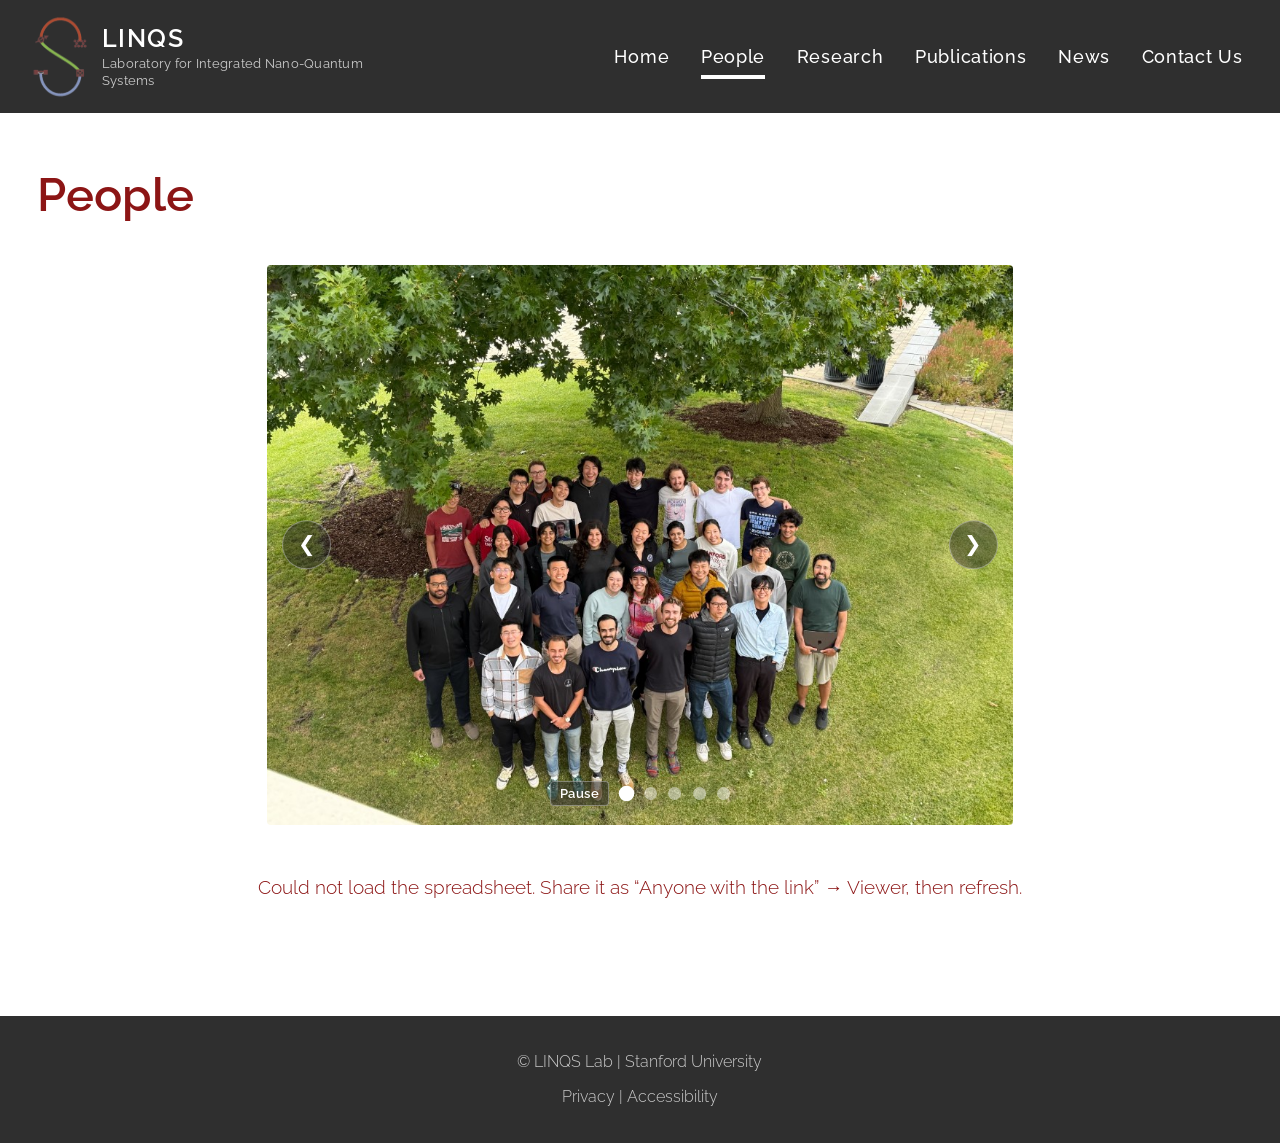
<file: people.html>
<!DOCTYPE HTML>
<html lang="en">
  <head>
    <title>People — LINQS Lab</title>
    <meta charset="utf-8" />
    <meta name="viewport" content="width=device-width, initial-scale=1" />
    <meta name="description" content="Faculty, researchers, students, and alumni of the Laboratory for Integrated Nano-Quantum Systems (LINQS) at Stanford University." />
    <link rel="stylesheet" href="assets/css/main.css" />
    <link rel="preconnect" href="https://docs.google.com" crossorigin />
    <link rel="preconnect" href="https://drive.google.com" crossorigin />
    <link rel="preconnect" href="https://lh3.googleusercontent.com" crossorigin />
  </head>
  <body>
    <a class="skip-link" href="#main">Skip to main content</a>
    <header id="header">
      <div class="inner">
        <a href="index.html" class="logo">
          <img src="images/logo.png" alt="" class="logo-mark" width="56" height="56" />
          <span class="logo-text">
            <span class="logo-title">LINQS</span>
            <span class="logo-tagline"
              >Laboratory for Integrated Nano-Quantum Systems</span
            >
          </span>
        </a>
        <nav id="nav" aria-label="Primary">
          <a href="index.html">Home</a>
          <a href="people.html">People</a>
          <a href="research.html">Research</a>
          <a href="publications.html">Publications</a>
          <a href="news.html">News</a>
          <a href="contact.html">Contact Us</a>
        </nav>
        <button type="button" class="navPanelToggle" aria-label="Open menu" aria-controls="navPanel" aria-expanded="false">☰</button>
      </div>
    </header>
    <nav id="navPanel" aria-label="Primary">
      <a href="index.html">Home</a>
      <a href="people.html">People</a>
      <a href="research.html">Research</a>
      <a href="publications.html">Publications</a>
      <a href="news.html">News</a>
      <a href="contact.html">Contact Us</a>
    </nav>

    <main id="main">
    <section id="people-content">
      <div class="inner">
        <h1 class="page-title">People</h1>
        <div
          id="people-carousel"
          class="people-carousel"
          aria-label="Lab group photos"
        ></div>
        <p id="people-status" class="people-status">Loading people…</p>
        <div id="people-sections"></div>
      </div>
    </section>

    </main>

    <footer>
      <div class="inner">
        <p>© LINQS Lab | Stanford University</p>
        <p class="footer-legal">
          <a href="https://www.stanford.edu/site/privacy/" title="Privacy and cookie policy">Privacy</a>
          <span aria-hidden="true"> | </span>
          <a href="https://www.stanford.edu/site/accessibility" title="Report web accessibility issues">Accessibility</a>
        </p>
      </div>
    </footer>
    <script src="assets/js/people-carousel-config.js?v=pause"></script>
    <script src="assets/js/carousel-data.js?v=pause"></script>
    <script src="assets/js/carousel.js?v=noreferrer"></script>
    <script src="assets/js/people-config.js?v=photos2"></script>
    <script src="assets/js/people-data.js?v=photos2"></script>
    <script src="assets/js/people.js?v=photos2"></script>
    <script src="assets/js/main.js"></script>
  </body>
</html>
</file>
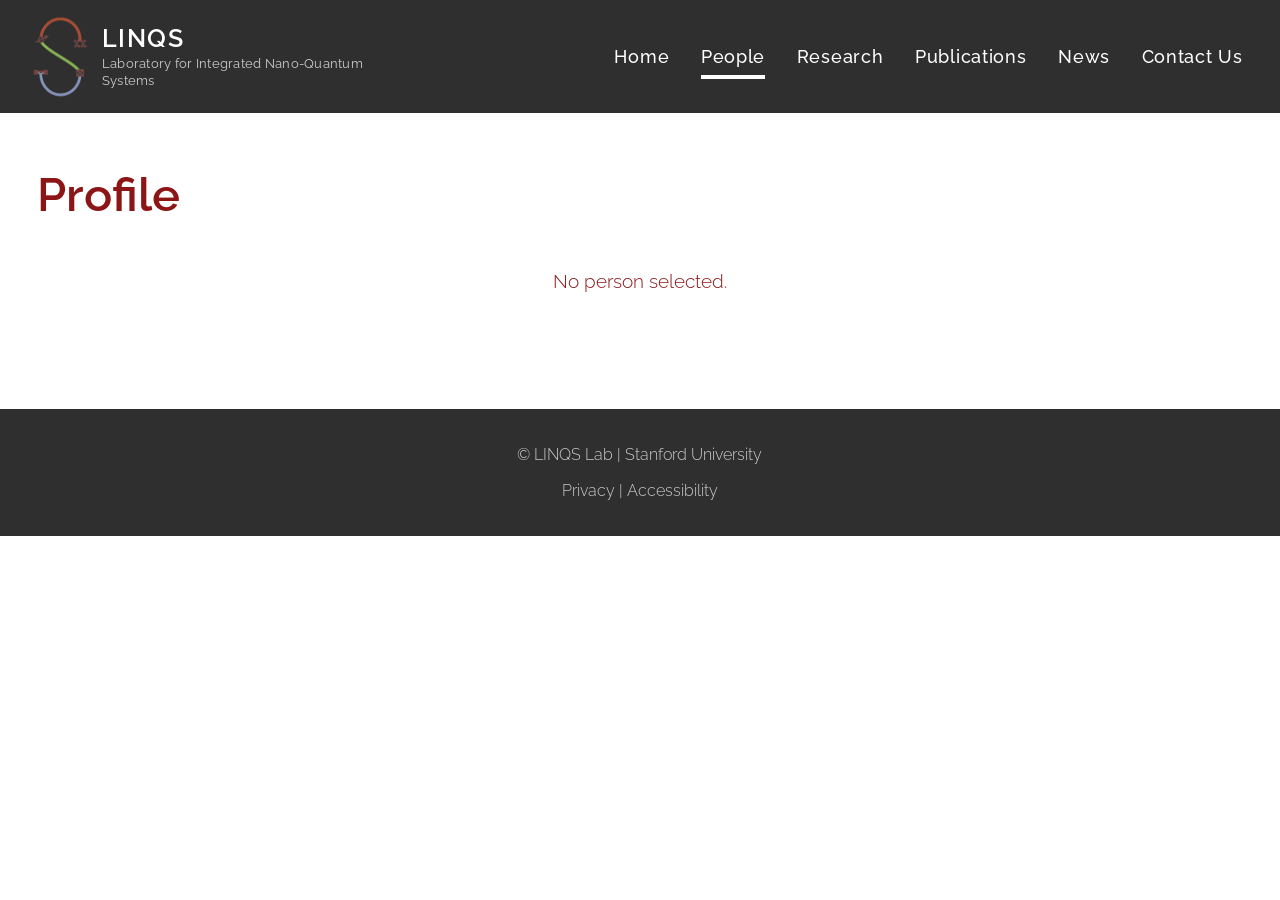
<file: person.html>
<!DOCTYPE HTML>
<html lang="en">
  <head>
    <title>Profile — LINQS Lab</title>
    <meta charset="utf-8" />
    <meta name="viewport" content="width=device-width, initial-scale=1" />
    <meta name="description" content="Researcher profile at the Laboratory for Integrated Nano-Quantum Systems (LINQS) at Stanford University." />
    <link rel="stylesheet" href="assets/css/main.css" />
    <link rel="preconnect" href="https://docs.google.com" crossorigin />
    <link rel="preconnect" href="https://drive.google.com" crossorigin />
    <link rel="preconnect" href="https://lh3.googleusercontent.com" crossorigin />
  </head>
  <body>
    <a class="skip-link" href="#main">Skip to main content</a>
    <header id="header">
      <div class="inner">
        <a href="index.html" class="logo">
          <img src="images/logo.png" alt="" class="logo-mark" width="56" height="56" />
          <span class="logo-text">
            <span class="logo-title">LINQS</span>
            <span class="logo-tagline"
              >Laboratory for Integrated Nano-Quantum Systems</span
            >
          </span>
        </a>
        <nav id="nav" aria-label="Primary">
          <a href="index.html">Home</a>
          <a href="people.html">People</a>
          <a href="research.html">Research</a>
          <a href="publications.html">Publications</a>
          <a href="news.html">News</a>
          <a href="contact.html">Contact Us</a>
        </nav>
        <button type="button" class="navPanelToggle" aria-label="Open menu" aria-controls="navPanel" aria-expanded="false">☰</button>
      </div>
    </header>
    <nav id="navPanel" aria-label="Primary">
      <a href="index.html">Home</a>
      <a href="people.html">People</a>
      <a href="research.html">Research</a>
      <a href="publications.html">Publications</a>
      <a href="news.html">News</a>
      <a href="contact.html">Contact Us</a>
    </nav>

    <main id="main">
    <section id="person-content">
      <div class="inner">
        <h1 id="person-heading" class="page-title">Profile</h1>
        <p id="person-status" class="people-status">Loading profile…</p>
        <div id="person-profile"></div>
      </div>
    </section>

    </main>

    <footer>
      <div class="inner">
        <p>© LINQS Lab | Stanford University</p>
        <p class="footer-legal">
          <a href="https://www.stanford.edu/site/privacy/" title="Privacy and cookie policy">Privacy</a>
          <span aria-hidden="true"> | </span>
          <a href="https://www.stanford.edu/site/accessibility" title="Report web accessibility issues">Accessibility</a>
        </p>
      </div>
    </footer>
    <script src="assets/js/people-config.js?v=photos2"></script>
    <script src="assets/js/people-data.js?v=photos2"></script>
    <script src="assets/js/person.js?v=photos2"></script>
    <script src="assets/js/main.js"></script>
  </body>
</html>
</file>
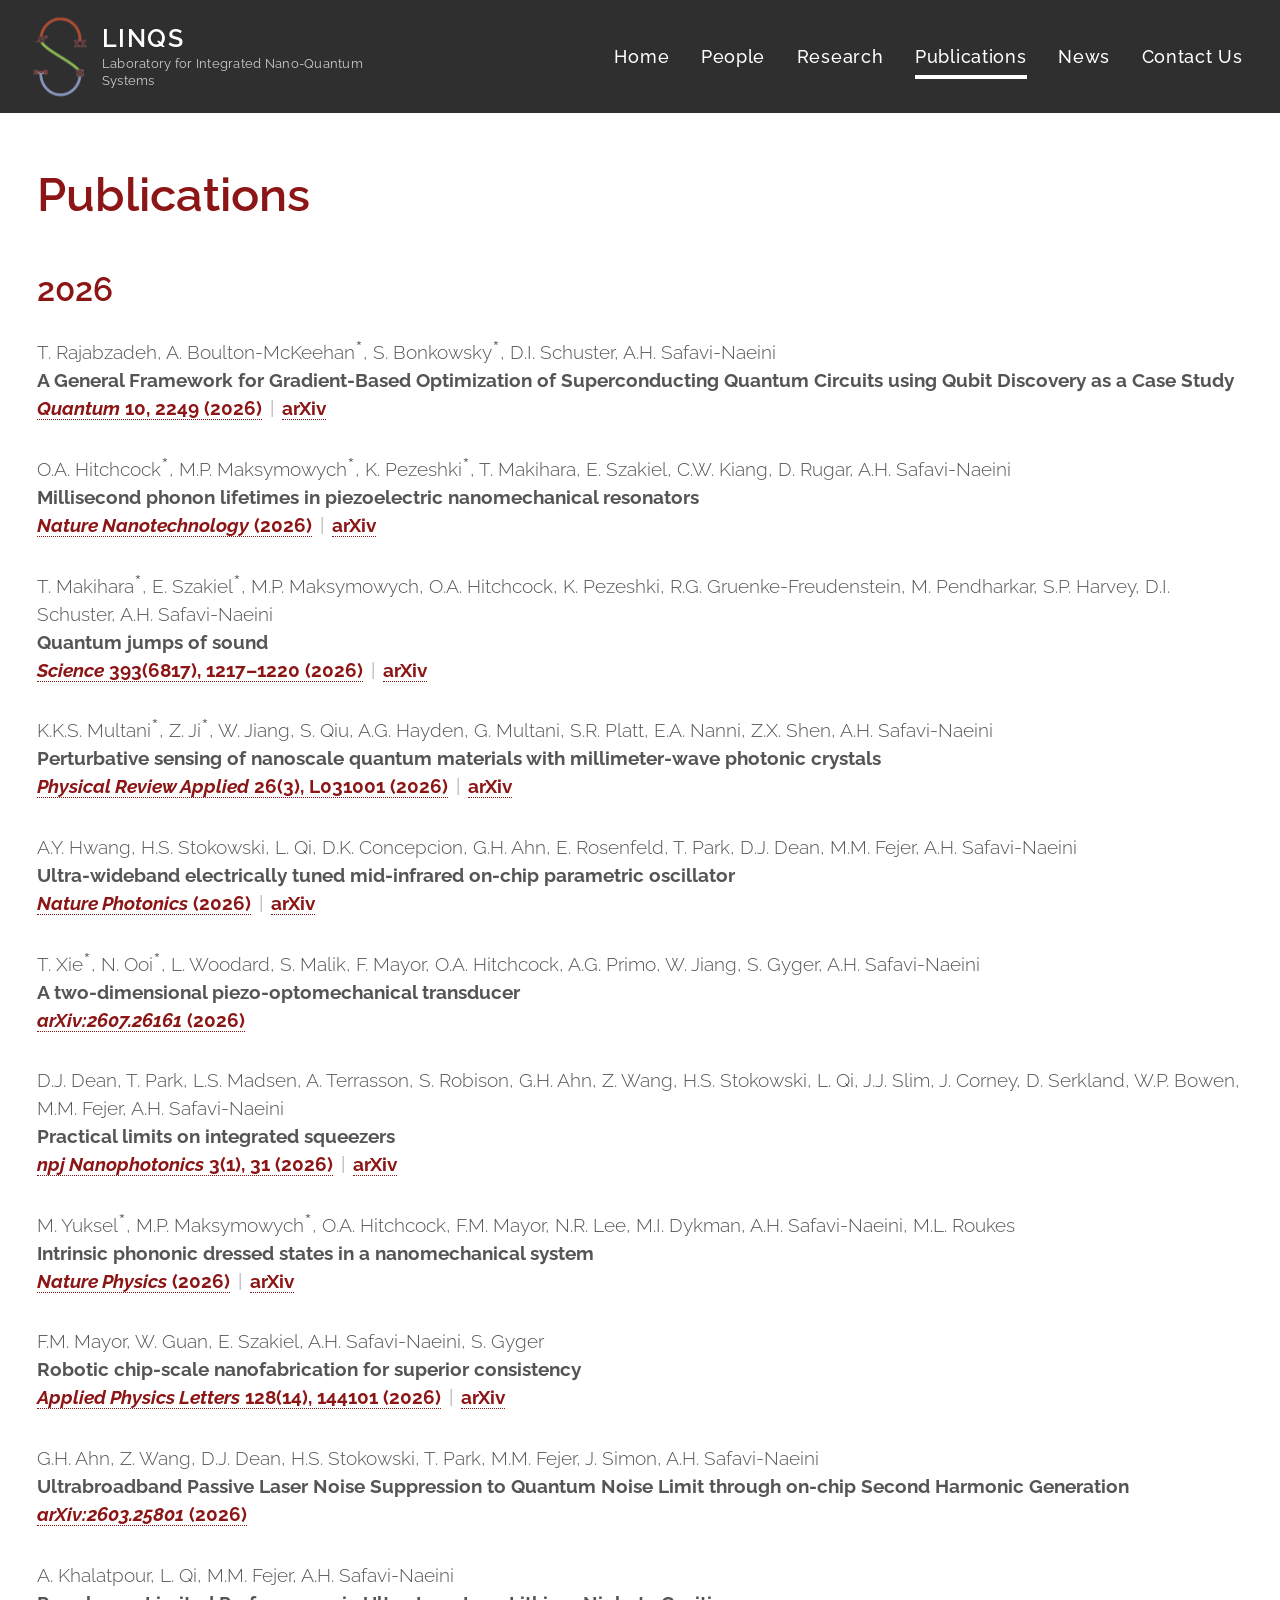
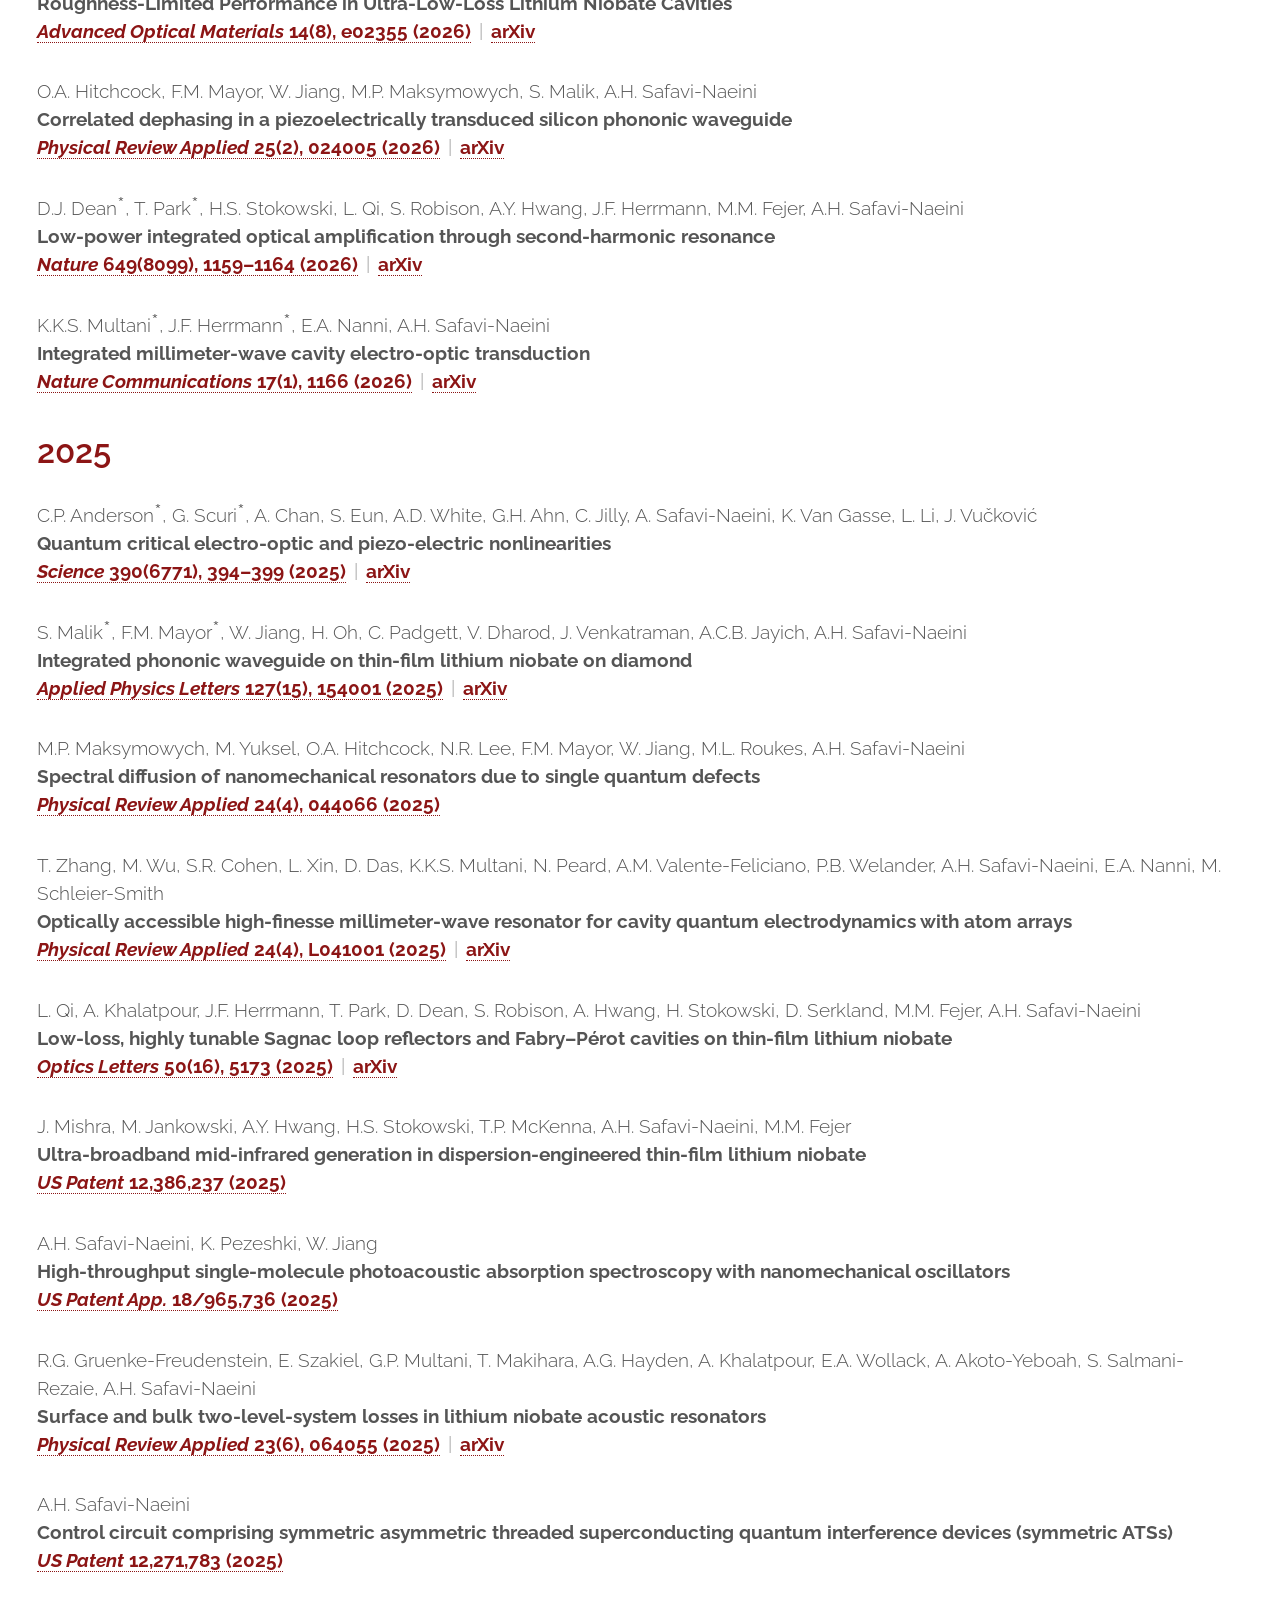
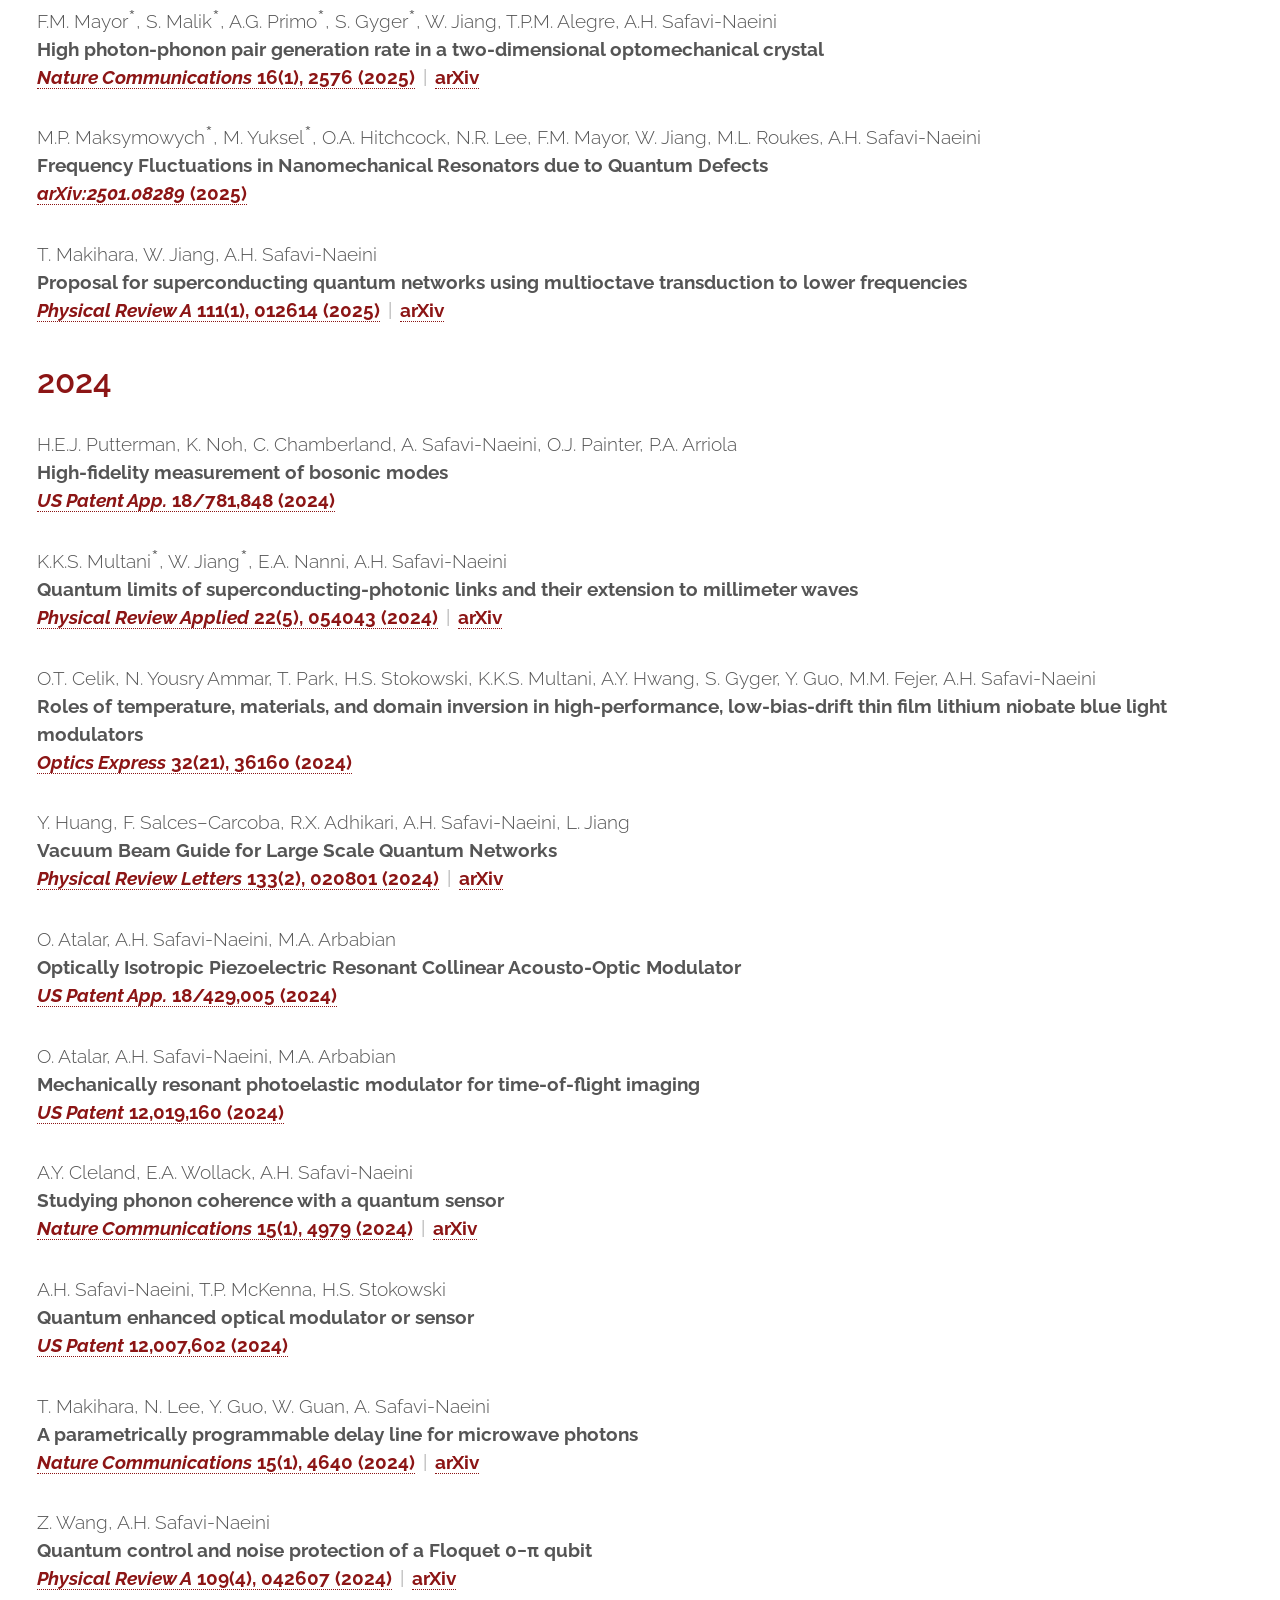
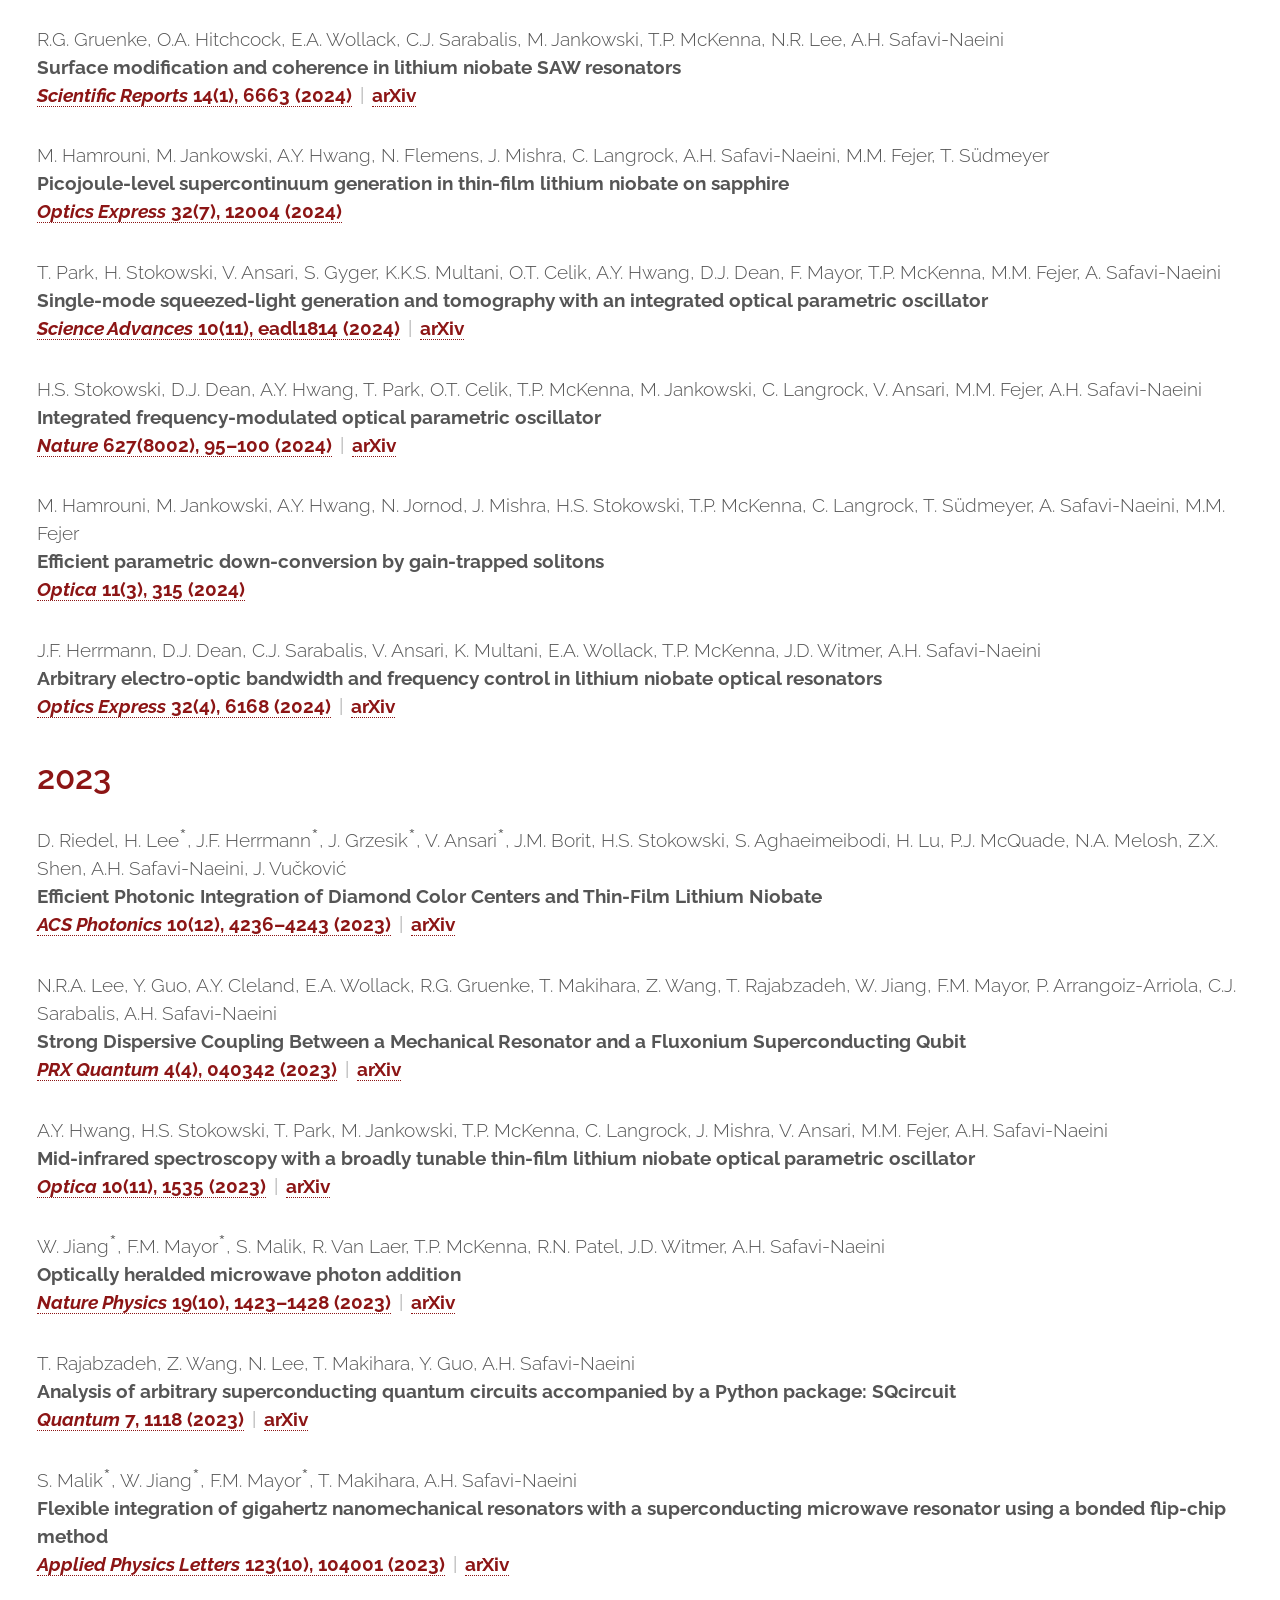
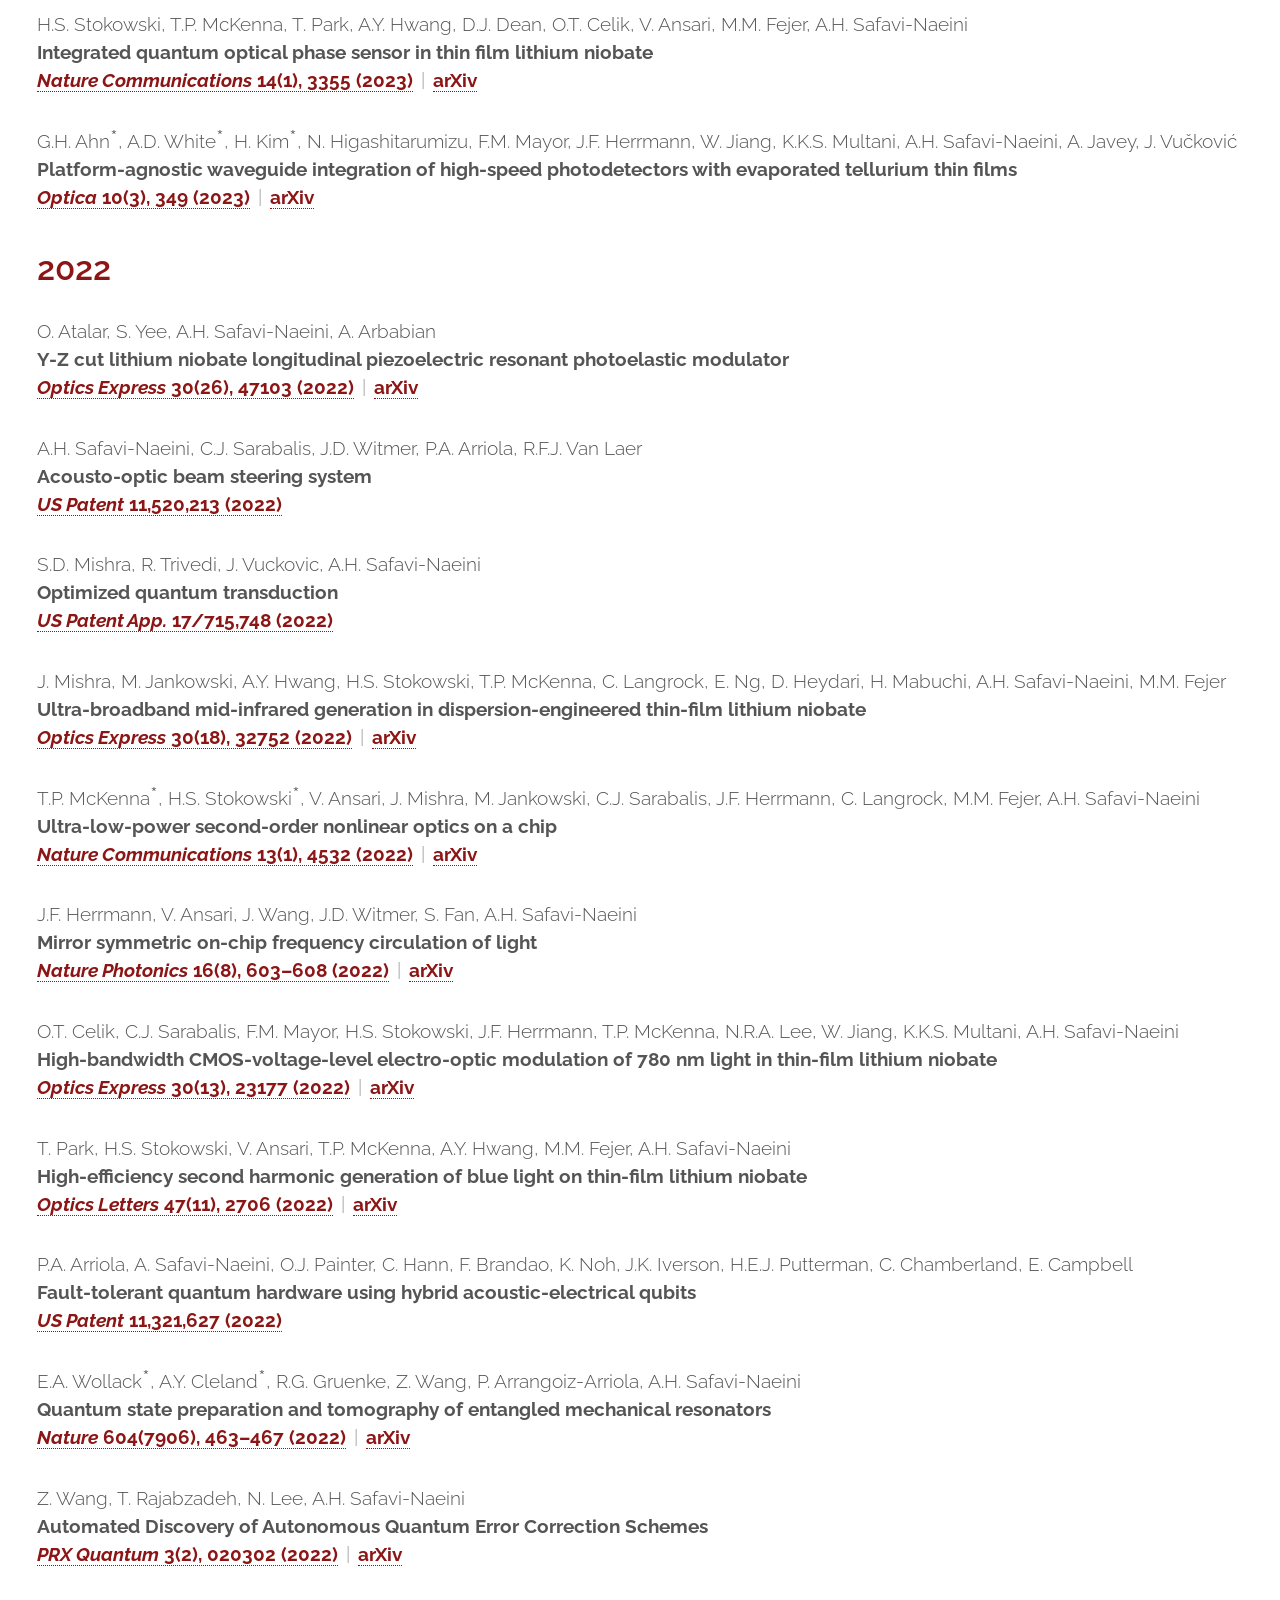
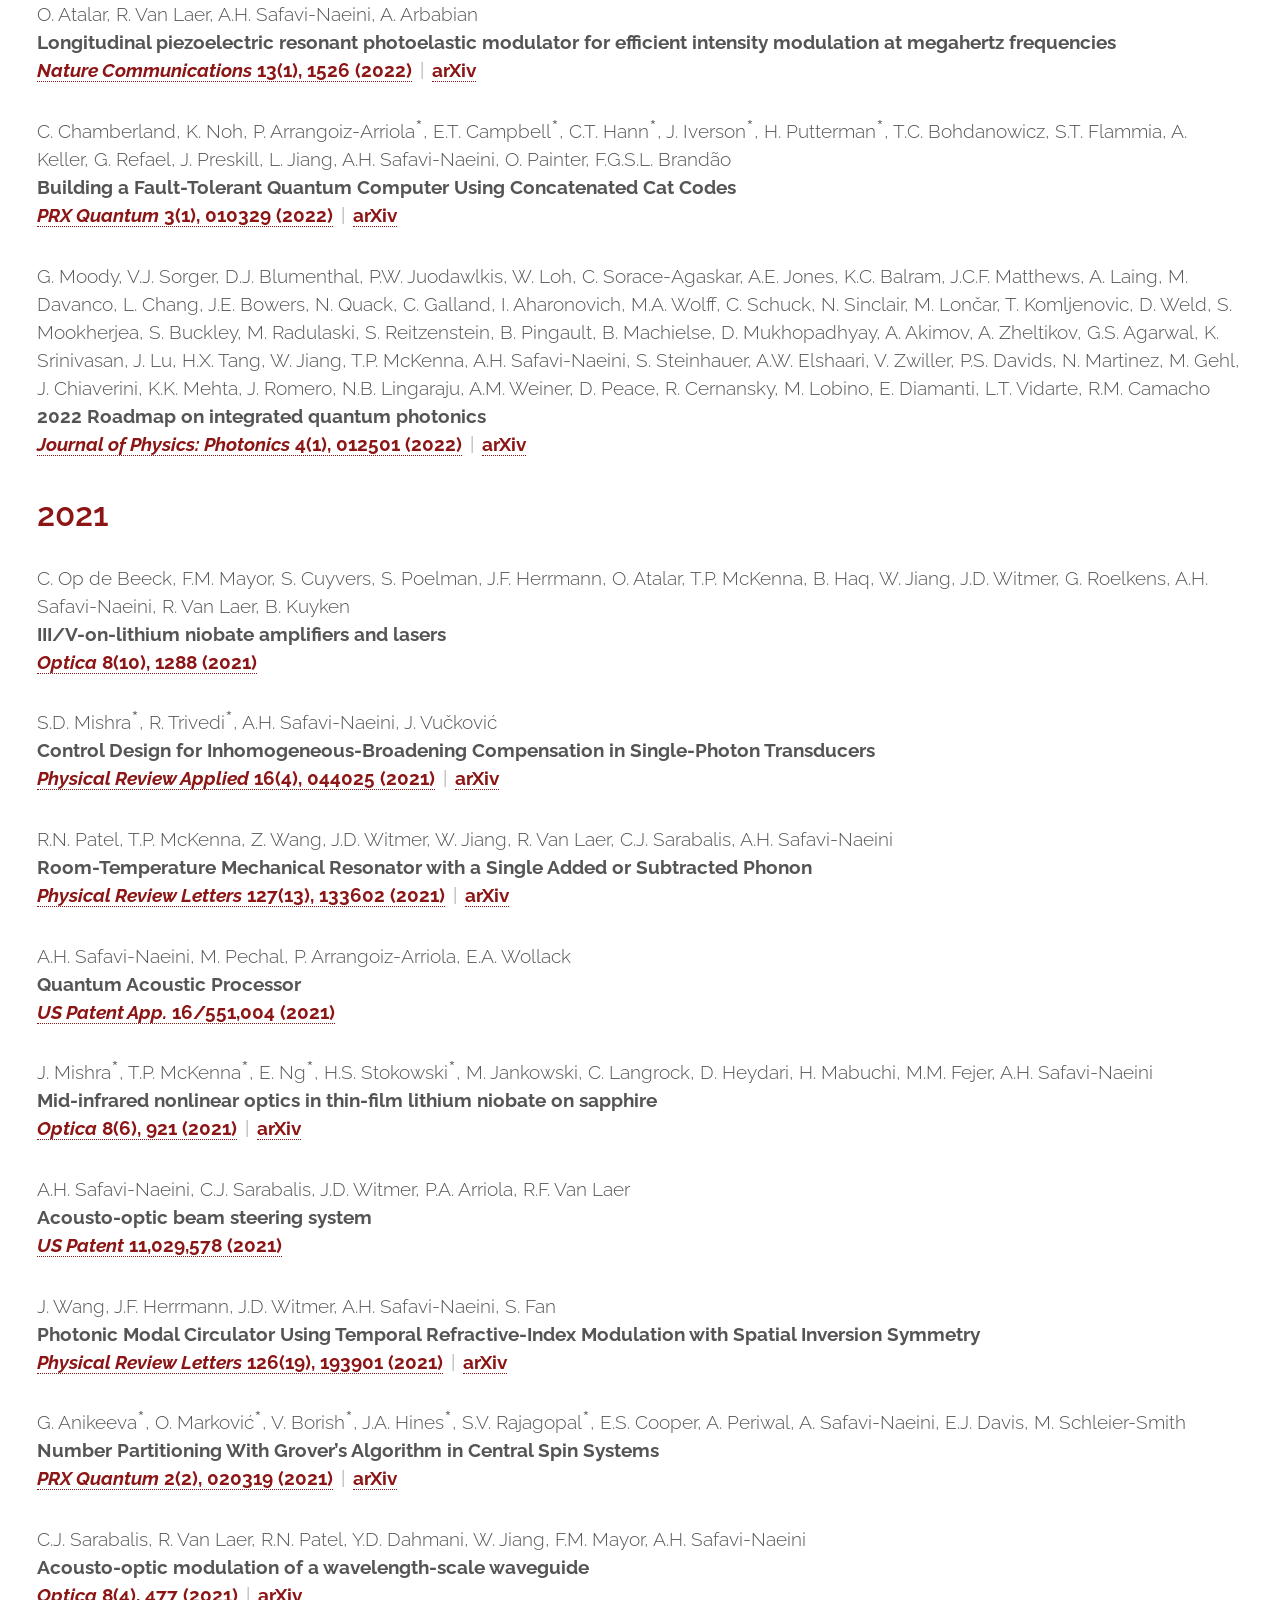
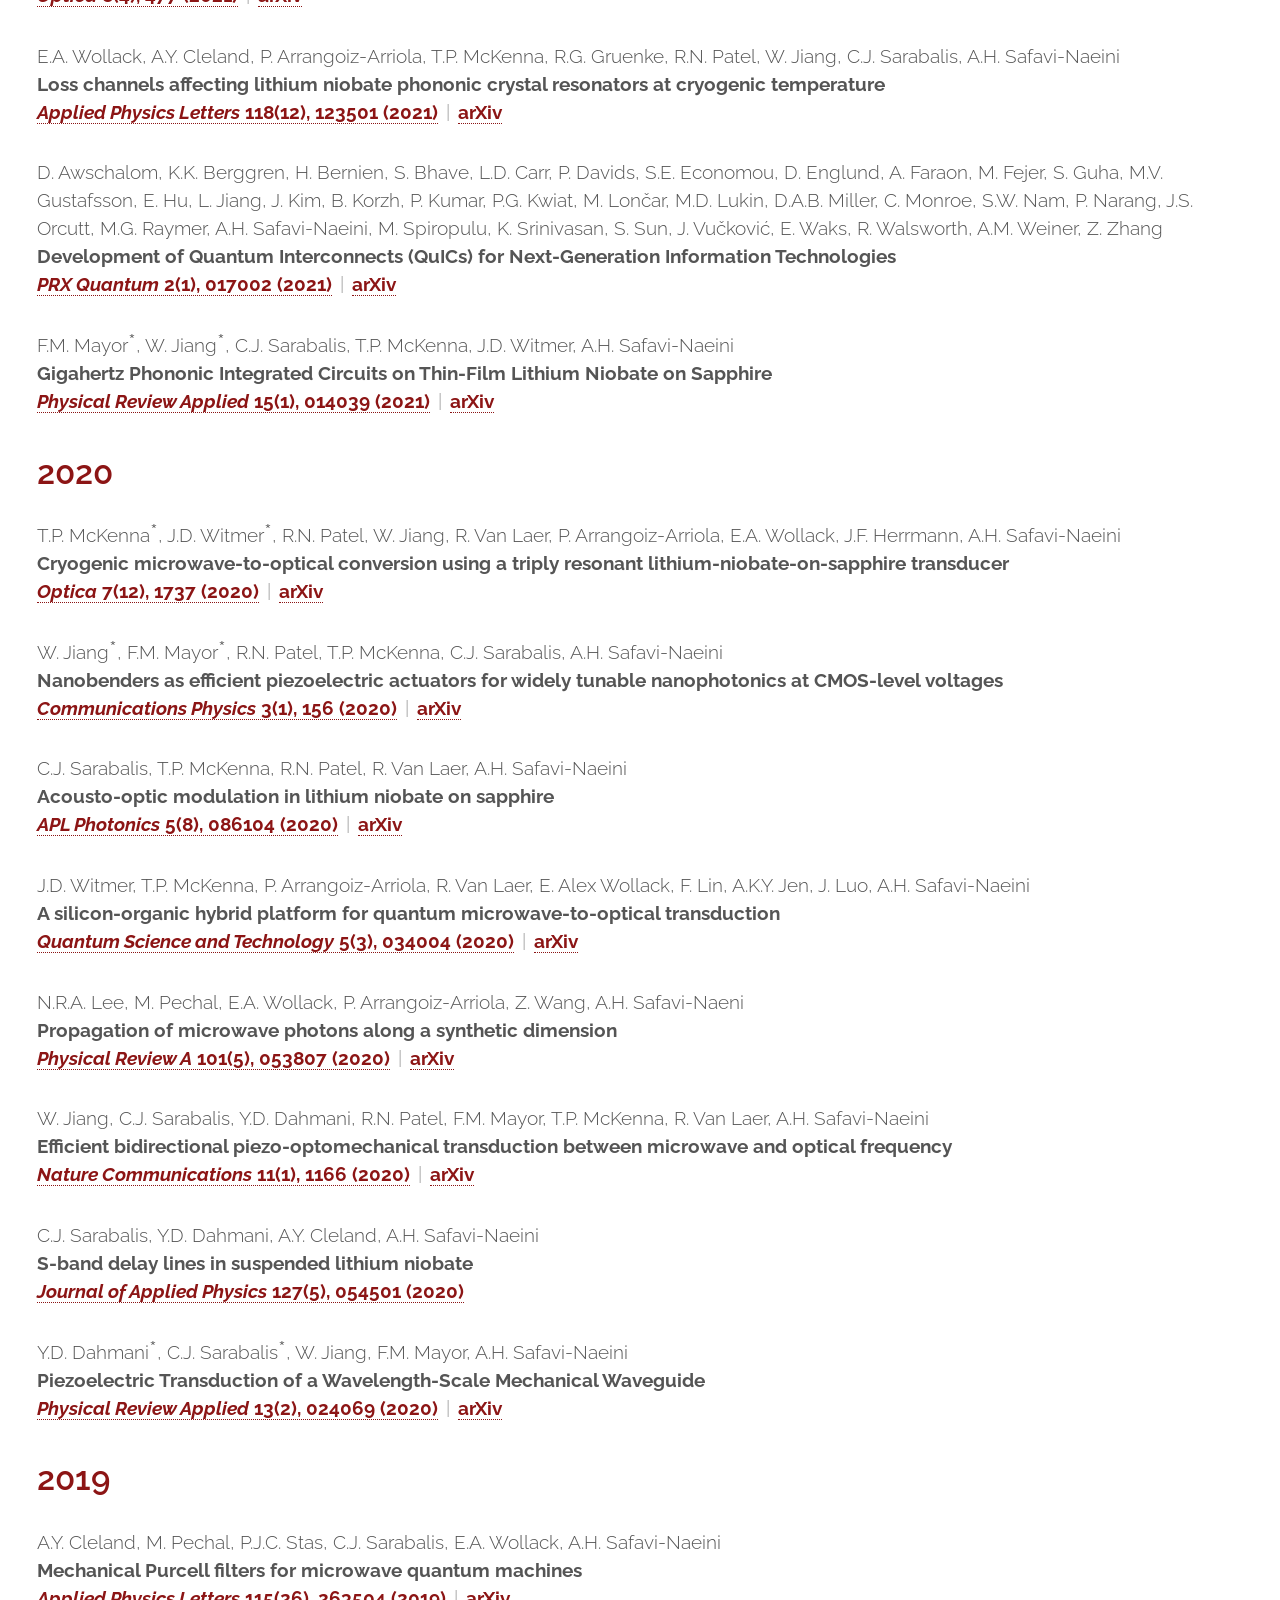
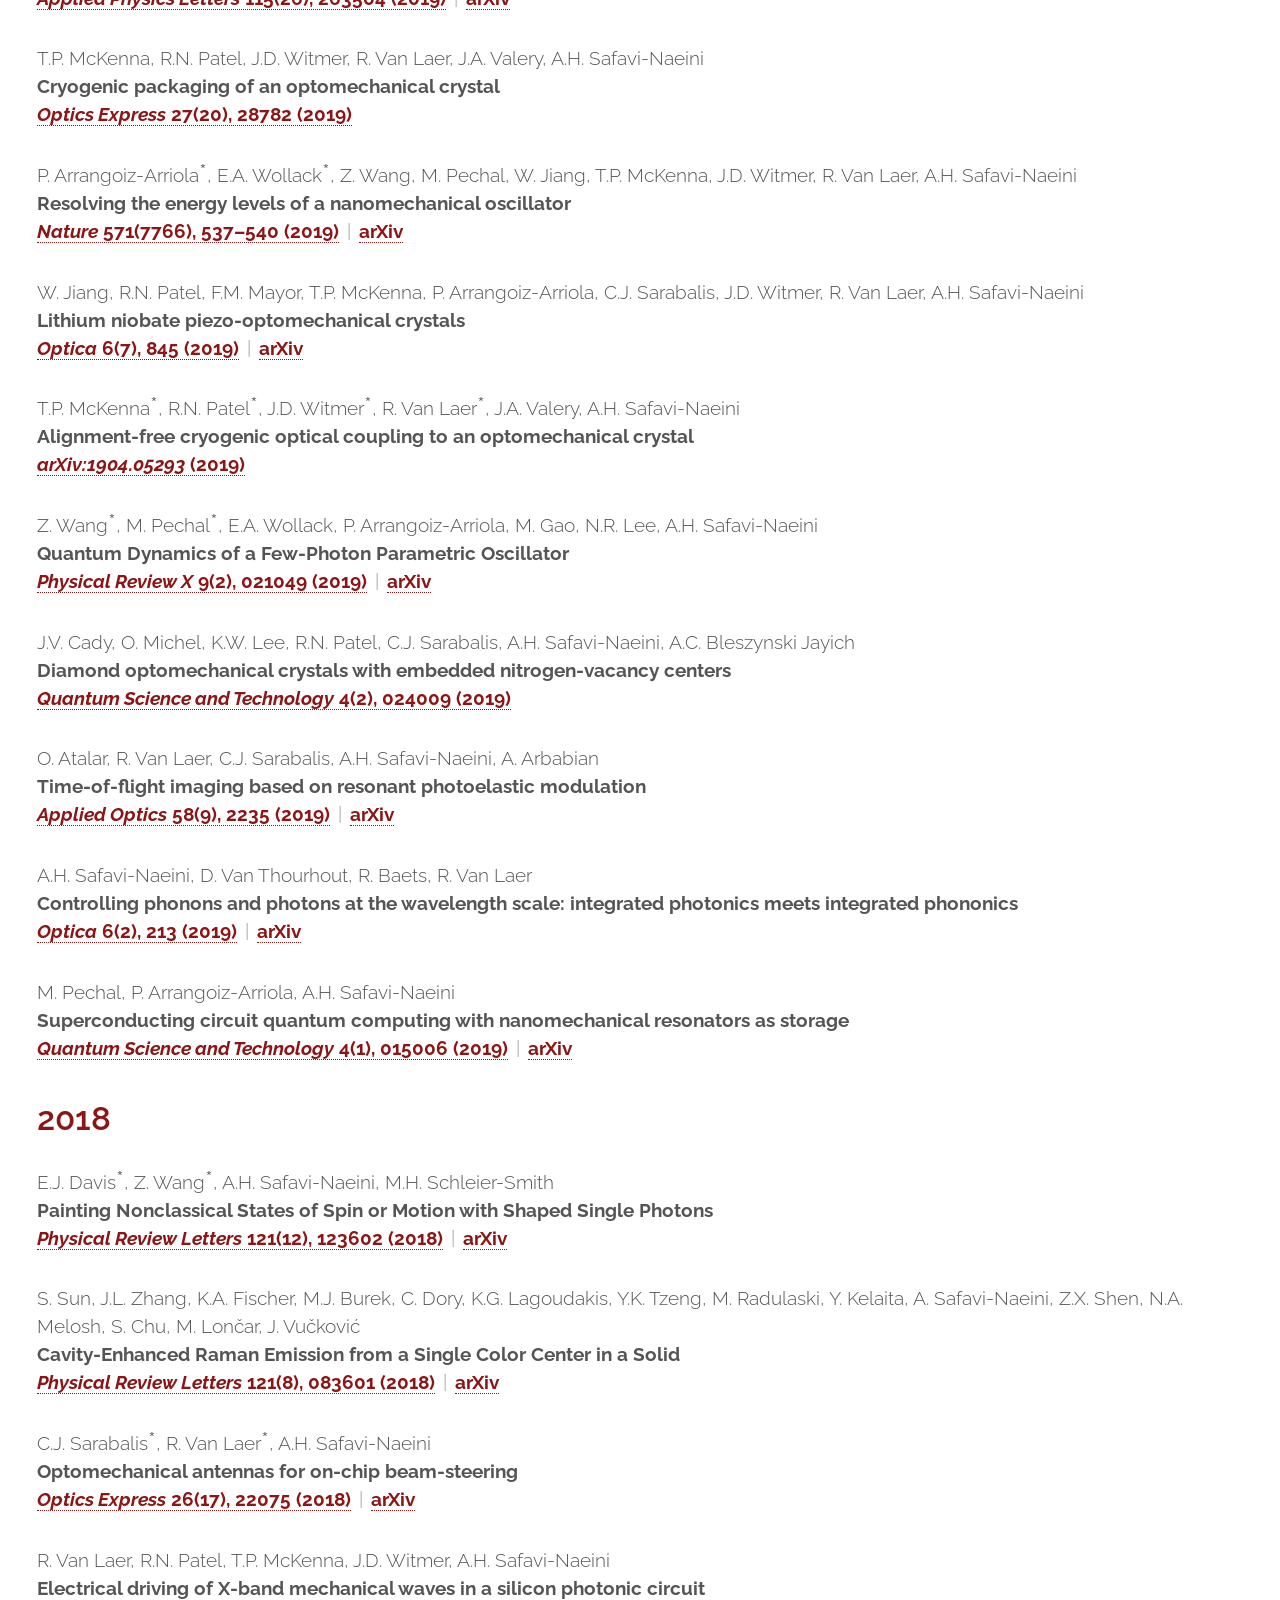
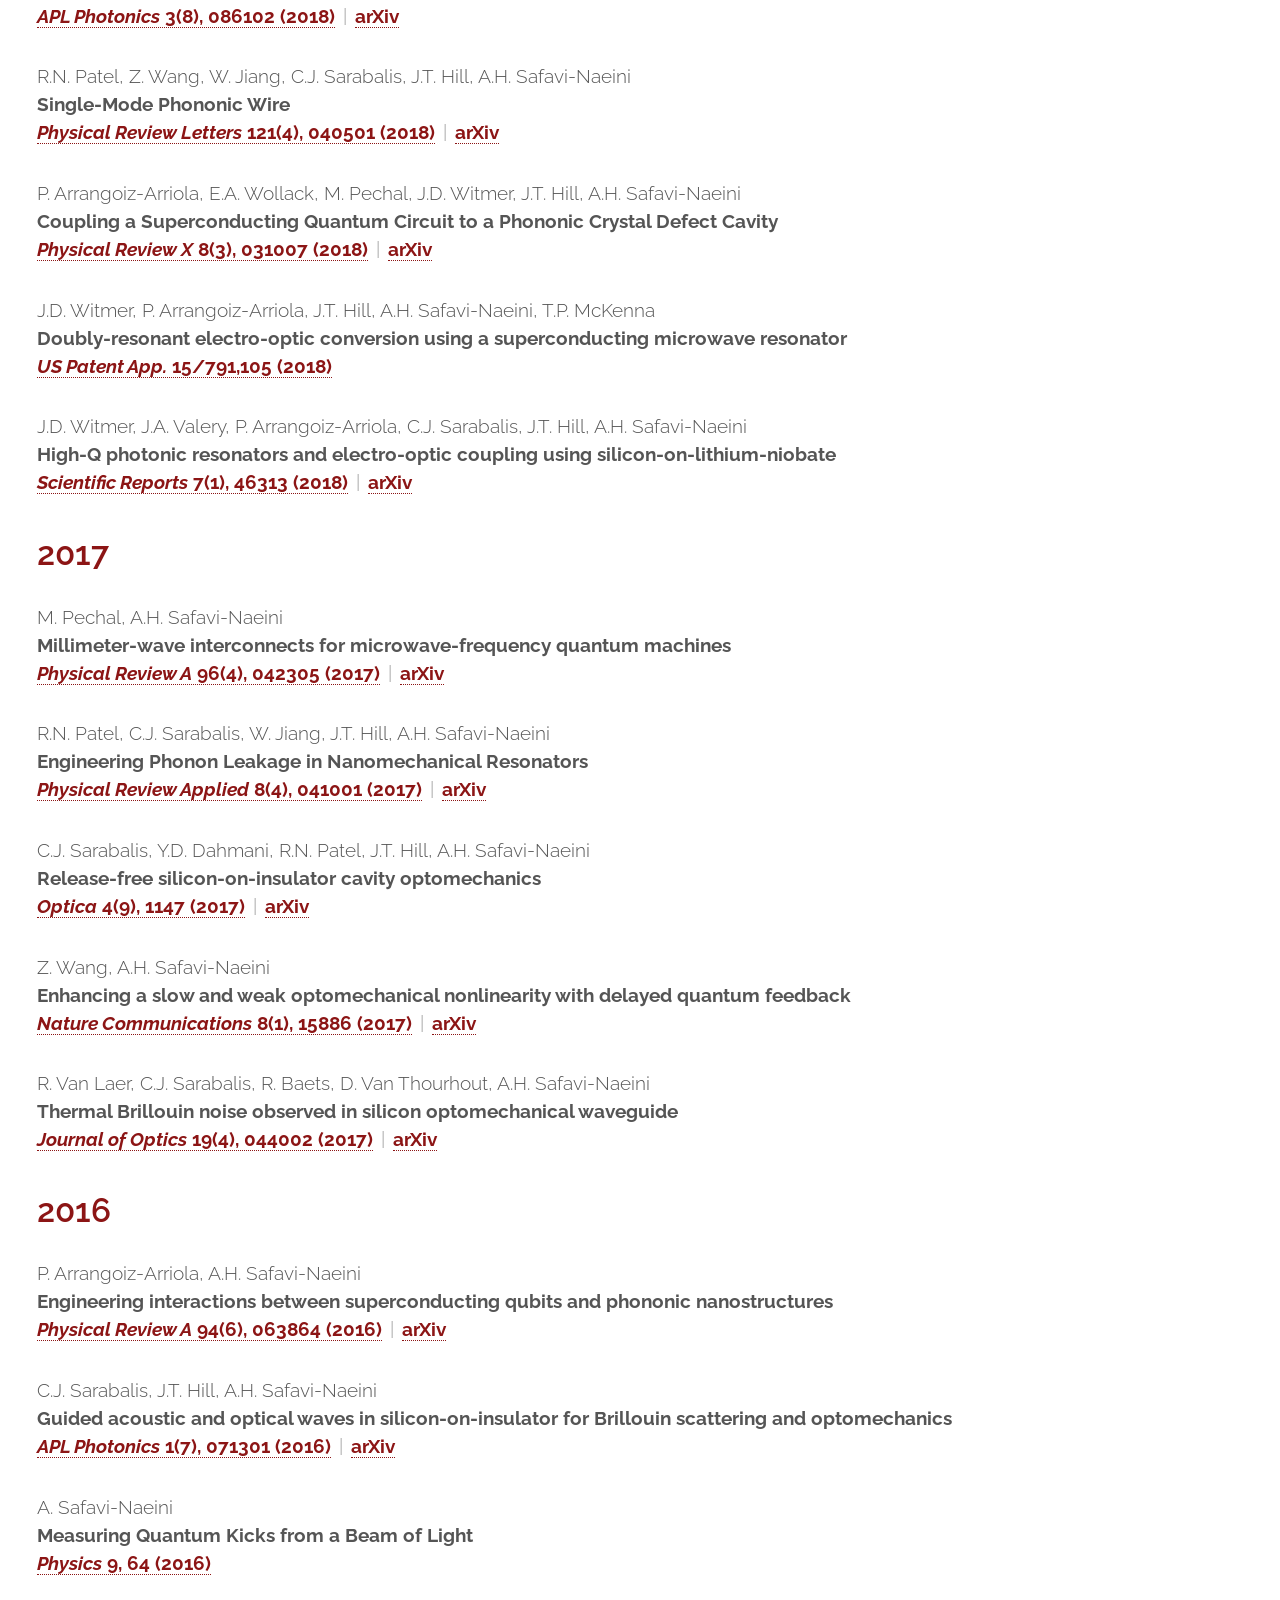
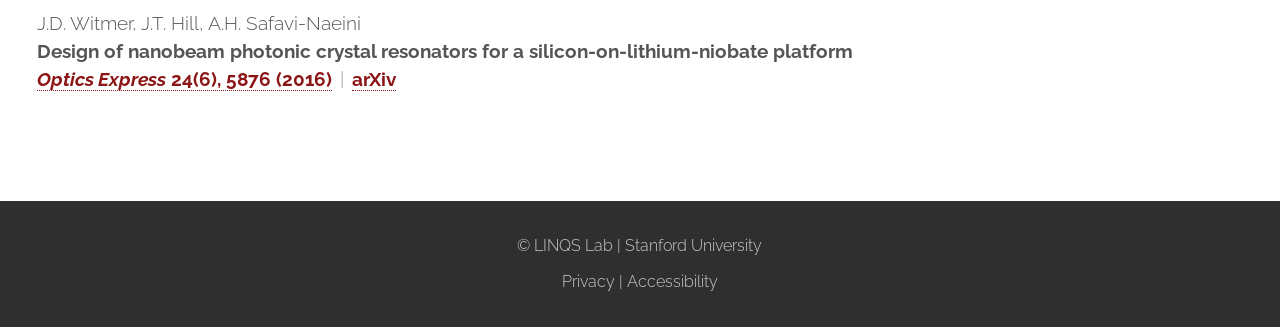
<file: publications.html>
<!DOCTYPE HTML>
<html lang="en">
  <head>
    <title>Publications — LINQS Lab</title>
    <meta charset="utf-8" />
    <meta name="viewport" content="width=device-width, initial-scale=1" />
    <meta name="description" content="Publications from the Laboratory for Integrated Nano-Quantum Systems (LINQS) at Stanford University, including papers and preprints in quantum science, nanophotonics, and integrated devices." />
    <link rel="stylesheet" href="assets/css/main.css" />
  </head>
  <body>
    <a class="skip-link" href="#main">Skip to main content</a>
    <header id="header">
      <div class="inner">
        <a href="index.html" class="logo">
          <img src="images/logo.png" alt="" class="logo-mark" width="56" height="56" />
          <span class="logo-text">
            <span class="logo-title">LINQS</span>
            <span class="logo-tagline"
              >Laboratory for Integrated Nano-Quantum Systems</span
            >
          </span>
        </a>
        <nav id="nav" aria-label="Primary">
          <a href="index.html">Home</a>
          <a href="people.html">People</a>
          <a href="research.html">Research</a>
          <a href="publications.html">Publications</a>
          <a href="news.html">News</a>
          <a href="contact.html">Contact Us</a>
        </nav>
        <button type="button" class="navPanelToggle" aria-label="Open menu" aria-controls="navPanel" aria-expanded="false">☰</button>
      </div>
    </header>
    <nav id="navPanel" aria-label="Primary">
      <a href="index.html">Home</a>
      <a href="people.html">People</a>
      <a href="research.html">Research</a>
      <a href="publications.html">Publications</a>
      <a href="news.html">News</a>
      <a href="contact.html">Contact Us</a>
    </nav>

    <main id="main">
    <section id="research_summary">
      <div class="inner">
        <h1 class="page-title">Publications</h1>
        <div id="publications-list"></div>
      </div>
    </section>

    </main>

    <footer>
      <div class="inner">
        <p>© LINQS Lab | Stanford University</p>
        <p class="footer-legal">
          <a href="https://www.stanford.edu/site/privacy/" title="Privacy and cookie policy">Privacy</a>
          <span aria-hidden="true"> | </span>
          <a href="https://www.stanford.edu/site/accessibility" title="Report web accessibility issues">Accessibility</a>
        </p>
      </div>
    </footer>
    <script src="assets/js/publications-data.js"></script>
    <script src="assets/js/publications.js"></script>
    <script src="assets/js/main.js"></script>
  </body>
</html>
</file>
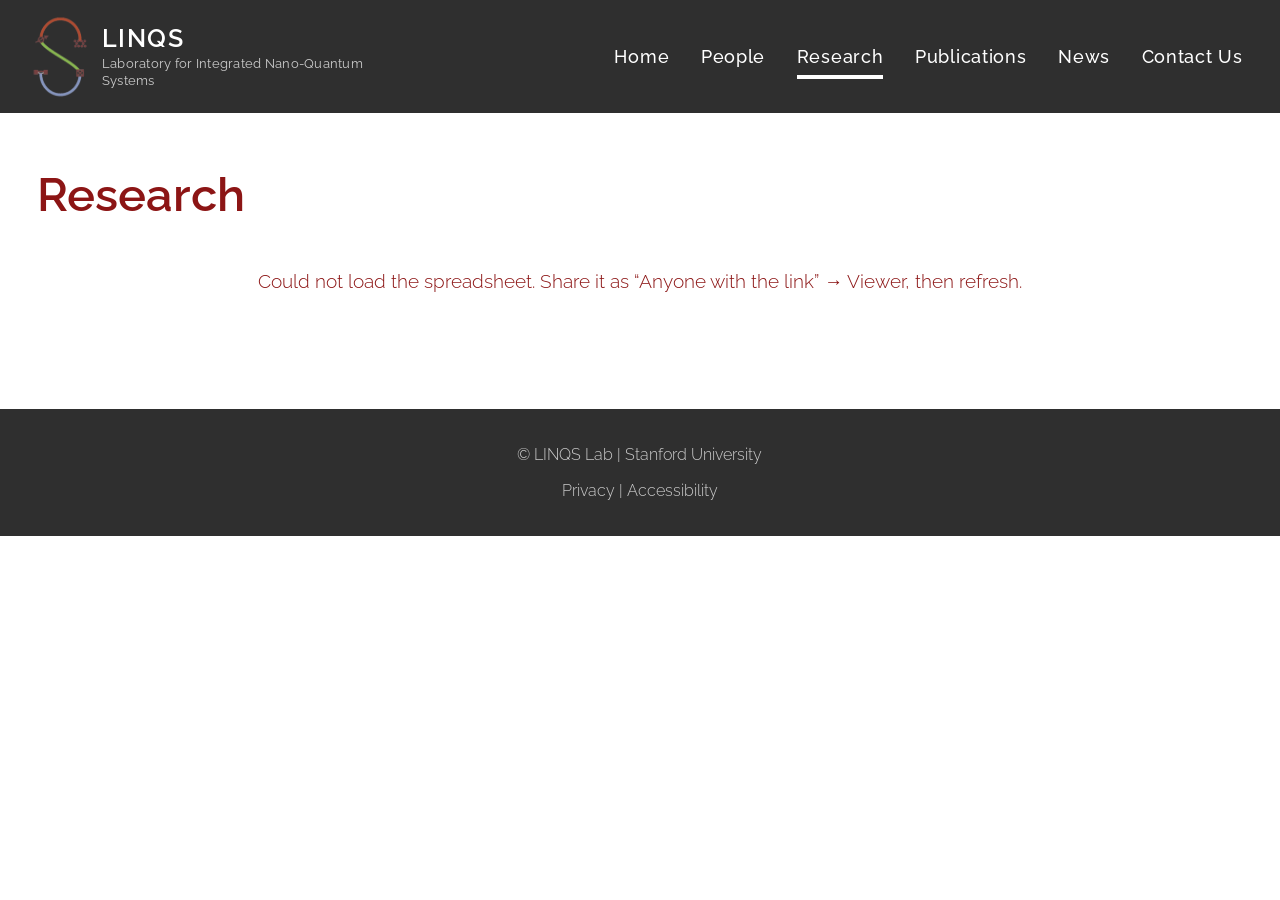
<file: research.html>
<!DOCTYPE HTML>
<html lang="en">
  <head>
    <title>Research — LINQS Lab</title>
    <meta charset="utf-8" />
    <meta name="viewport" content="width=device-width, initial-scale=1" />
    <meta name="description" content="Research at the Laboratory for Integrated Nano-Quantum Systems (LINQS) at Stanford University, spanning nonlinear optics, acoustics, transduction, and superconducting circuits." />
    <link rel="stylesheet" href="assets/css/main.css" />
    <link rel="preconnect" href="https://docs.google.com" crossorigin />
    <link rel="preconnect" href="https://lh3.googleusercontent.com" crossorigin />
  </head>
  <body>
    <a class="skip-link" href="#main">Skip to main content</a>
    <header id="header">
      <div class="inner">
        <a href="index.html" class="logo">
          <img src="images/logo.png" alt="" class="logo-mark" width="56" height="56" />
          <span class="logo-text">
            <span class="logo-title">LINQS</span>
            <span class="logo-tagline"
              >Laboratory for Integrated Nano-Quantum Systems</span
            >
          </span>
        </a>
        <nav id="nav" aria-label="Primary">
          <a href="index.html">Home</a>
          <a href="people.html">People</a>
          <a href="research.html">Research</a>
          <a href="publications.html">Publications</a>
          <a href="news.html">News</a>
          <a href="contact.html">Contact Us</a>
        </nav>
        <button type="button" class="navPanelToggle" aria-label="Open menu" aria-controls="navPanel" aria-expanded="false">☰</button>
      </div>
    </header>
    <nav id="navPanel" aria-label="Primary">
      <a href="index.html">Home</a>
      <a href="people.html">People</a>
      <a href="research.html">Research</a>
      <a href="publications.html">Publications</a>
      <a href="news.html">News</a>
      <a href="contact.html">Contact Us</a>
    </nav>

    <main id="main">
    <section id="research_summary">
      <div class="inner">
        <h1 class="page-title">Research</h1>
        <p id="research-status" class="people-status">Loading research…</p>
        <div id="research-panels" class="research-panels"></div>
      </div>
    </section>

    </main>

    <footer>
      <div class="inner">
        <p>© LINQS Lab | Stanford University</p>
        <p class="footer-legal">
          <a href="https://www.stanford.edu/site/privacy/" title="Privacy and cookie policy">Privacy</a>
          <span aria-hidden="true"> | </span>
          <a href="https://www.stanford.edu/site/accessibility" title="Report web accessibility issues">Accessibility</a>
        </p>
      </div>
    </footer>
    <script src="assets/js/research-config.js"></script>
    <script src="assets/js/research-data.js"></script>
    <script src="assets/js/research.js"></script>
    <script src="assets/js/main.js"></script>
  </body>
</html>
</file>
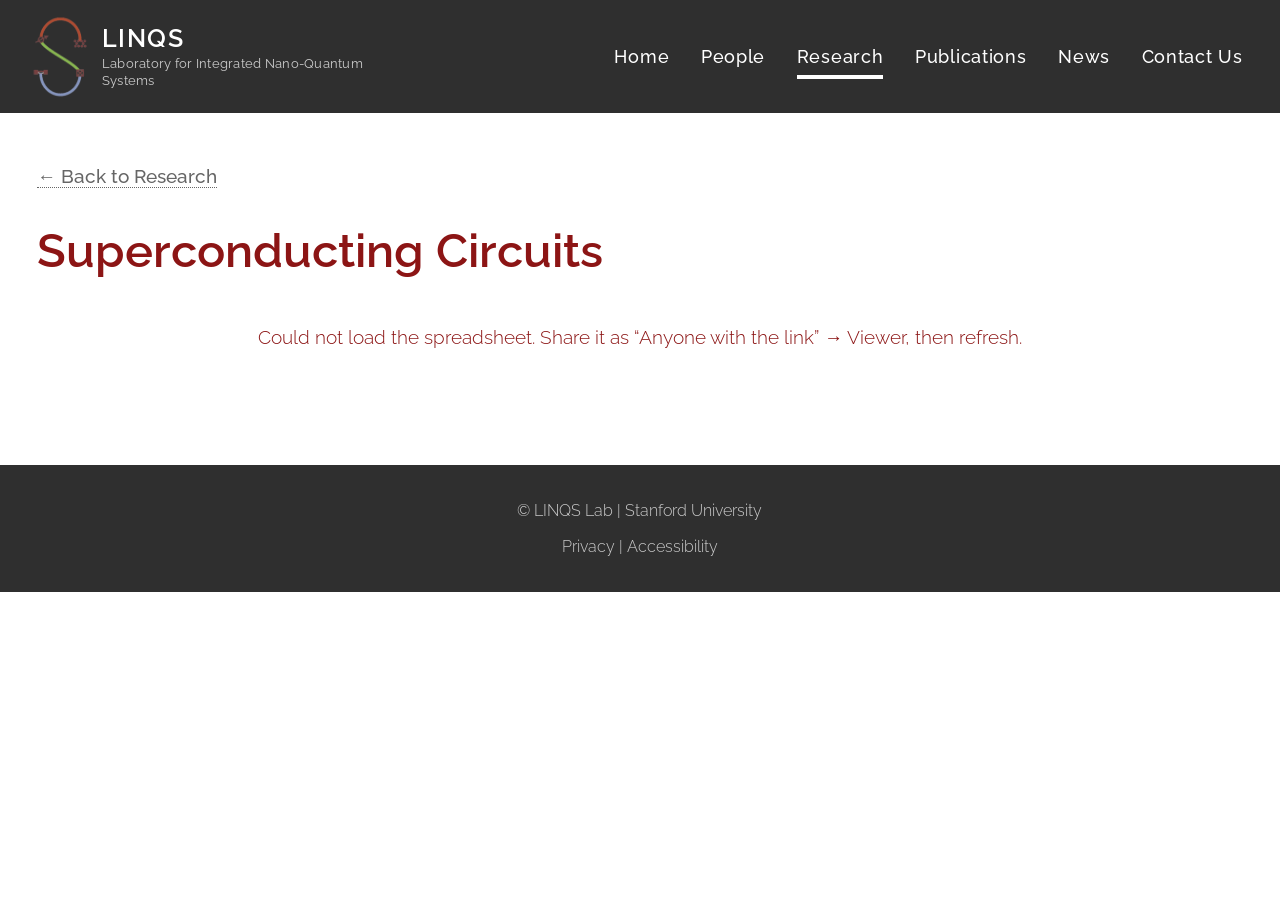
<file: superconducting-circuits.html>
<!DOCTYPE HTML>
<html lang="en">
  <head>
    <title>Superconducting Circuits — LINQS Lab</title>
    <meta charset="utf-8" />
    <meta name="viewport" content="width=device-width, initial-scale=1" />
    <meta name="description" content="Superconducting circuits research at the Laboratory for Integrated Nano-Quantum Systems (LINQS) at Stanford University." />
    <link rel="stylesheet" href="assets/css/main.css" />
    <link rel="preconnect" href="https://docs.google.com" crossorigin />
    <link rel="preconnect" href="https://lh3.googleusercontent.com" crossorigin />
  </head>
  <body>
    <a class="skip-link" href="#main">Skip to main content</a>
    <header id="header">
      <div class="inner">
        <a href="index.html" class="logo">
          <img src="images/logo.png" alt="" class="logo-mark" width="56" height="56" />
          <span class="logo-text">
            <span class="logo-title">LINQS</span>
            <span class="logo-tagline"
              >Laboratory for Integrated Nano-Quantum Systems</span
            >
          </span>
        </a>
        <nav id="nav" aria-label="Primary">
          <a href="index.html">Home</a>
          <a href="people.html">People</a>
          <a href="research.html">Research</a>
          <a href="publications.html">Publications</a>
          <a href="news.html">News</a>
          <a href="contact.html">Contact Us</a>
        </nav>
        <button type="button" class="navPanelToggle" aria-label="Open menu" aria-controls="navPanel" aria-expanded="false">☰</button>
      </div>
    </header>
    <nav id="navPanel" aria-label="Primary">
      <a href="index.html">Home</a>
      <a href="people.html">People</a>
      <a href="research.html">Research</a>
      <a href="publications.html">Publications</a>
      <a href="news.html">News</a>
      <a href="contact.html">Contact Us</a>
    </nav>

    <main id="main">
    <section id="research-area-content" data-research-area="Superconducting Circuits">
      <div class="inner">
        <p class="research-back-link">
          <a href="research.html">← Back to Research</a>
        </p>
        <h1 class="page-title" id="research-area-title">Superconducting Circuits</h1>
        <p id="research-status" class="people-status">Loading research…</p>
        <div id="research-area-projects"></div>
      </div>
    </section>

    </main>

    <footer>
      <div class="inner">
        <p>© LINQS Lab | Stanford University</p>
        <p class="footer-legal">
          <a href="https://www.stanford.edu/site/privacy/" title="Privacy and cookie policy">Privacy</a>
          <span aria-hidden="true"> | </span>
          <a href="https://www.stanford.edu/site/accessibility" title="Report web accessibility issues">Accessibility</a>
        </p>
      </div>
    </footer>
    <script src="assets/js/research-config.js"></script>
    <script src="assets/js/research-data.js"></script>
    <script src="assets/js/research.js"></script>
    <script src="assets/js/main.js"></script>
  </body>
</html>
</file>
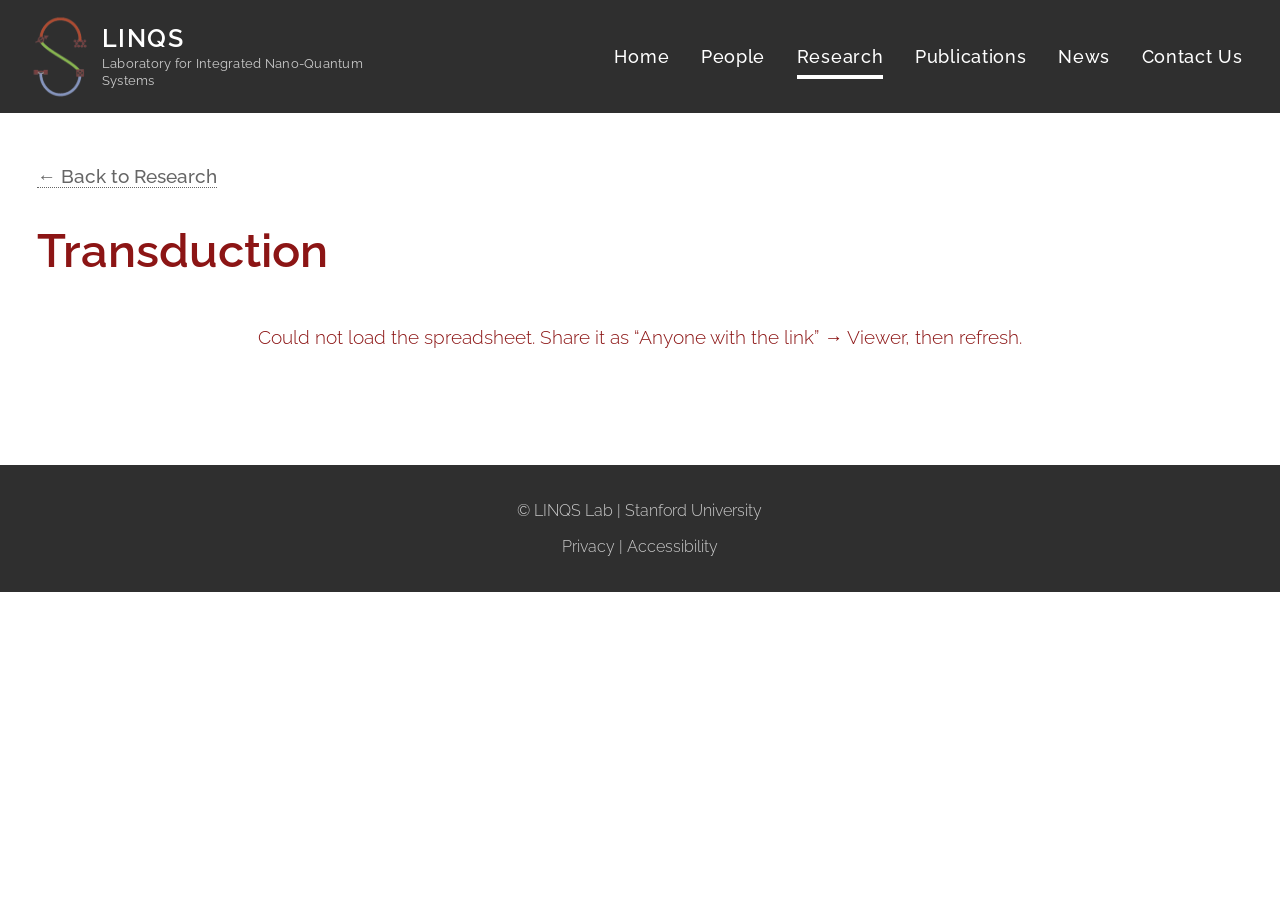
<file: transduction.html>
<!DOCTYPE HTML>
<html lang="en">
  <head>
    <title>Transduction — LINQS Lab</title>
    <meta charset="utf-8" />
    <meta name="viewport" content="width=device-width, initial-scale=1" />
    <meta name="description" content="Transduction research at the Laboratory for Integrated Nano-Quantum Systems (LINQS) at Stanford University." />
    <link rel="stylesheet" href="assets/css/main.css" />
    <link rel="preconnect" href="https://docs.google.com" crossorigin />
    <link rel="preconnect" href="https://lh3.googleusercontent.com" crossorigin />
  </head>
  <body>
    <a class="skip-link" href="#main">Skip to main content</a>
    <header id="header">
      <div class="inner">
        <a href="index.html" class="logo">
          <img src="images/logo.png" alt="" class="logo-mark" width="56" height="56" />
          <span class="logo-text">
            <span class="logo-title">LINQS</span>
            <span class="logo-tagline"
              >Laboratory for Integrated Nano-Quantum Systems</span
            >
          </span>
        </a>
        <nav id="nav" aria-label="Primary">
          <a href="index.html">Home</a>
          <a href="people.html">People</a>
          <a href="research.html">Research</a>
          <a href="publications.html">Publications</a>
          <a href="news.html">News</a>
          <a href="contact.html">Contact Us</a>
        </nav>
        <button type="button" class="navPanelToggle" aria-label="Open menu" aria-controls="navPanel" aria-expanded="false">☰</button>
      </div>
    </header>
    <nav id="navPanel" aria-label="Primary">
      <a href="index.html">Home</a>
      <a href="people.html">People</a>
      <a href="research.html">Research</a>
      <a href="publications.html">Publications</a>
      <a href="news.html">News</a>
      <a href="contact.html">Contact Us</a>
    </nav>

    <main id="main">
    <section id="research-area-content" data-research-area="Transduction">
      <div class="inner">
        <p class="research-back-link">
          <a href="research.html">← Back to Research</a>
        </p>
        <h1 class="page-title" id="research-area-title">Transduction</h1>
        <p id="research-status" class="people-status">Loading research…</p>
        <div id="research-area-projects"></div>
      </div>
    </section>

    </main>

    <footer>
      <div class="inner">
        <p>© LINQS Lab | Stanford University</p>
        <p class="footer-legal">
          <a href="https://www.stanford.edu/site/privacy/" title="Privacy and cookie policy">Privacy</a>
          <span aria-hidden="true"> | </span>
          <a href="https://www.stanford.edu/site/accessibility" title="Report web accessibility issues">Accessibility</a>
        </p>
      </div>
    </footer>
    <script src="assets/js/research-config.js"></script>
    <script src="assets/js/research-data.js"></script>
    <script src="assets/js/research.js"></script>
    <script src="assets/js/main.js"></script>
  </body>
</html>
</file>
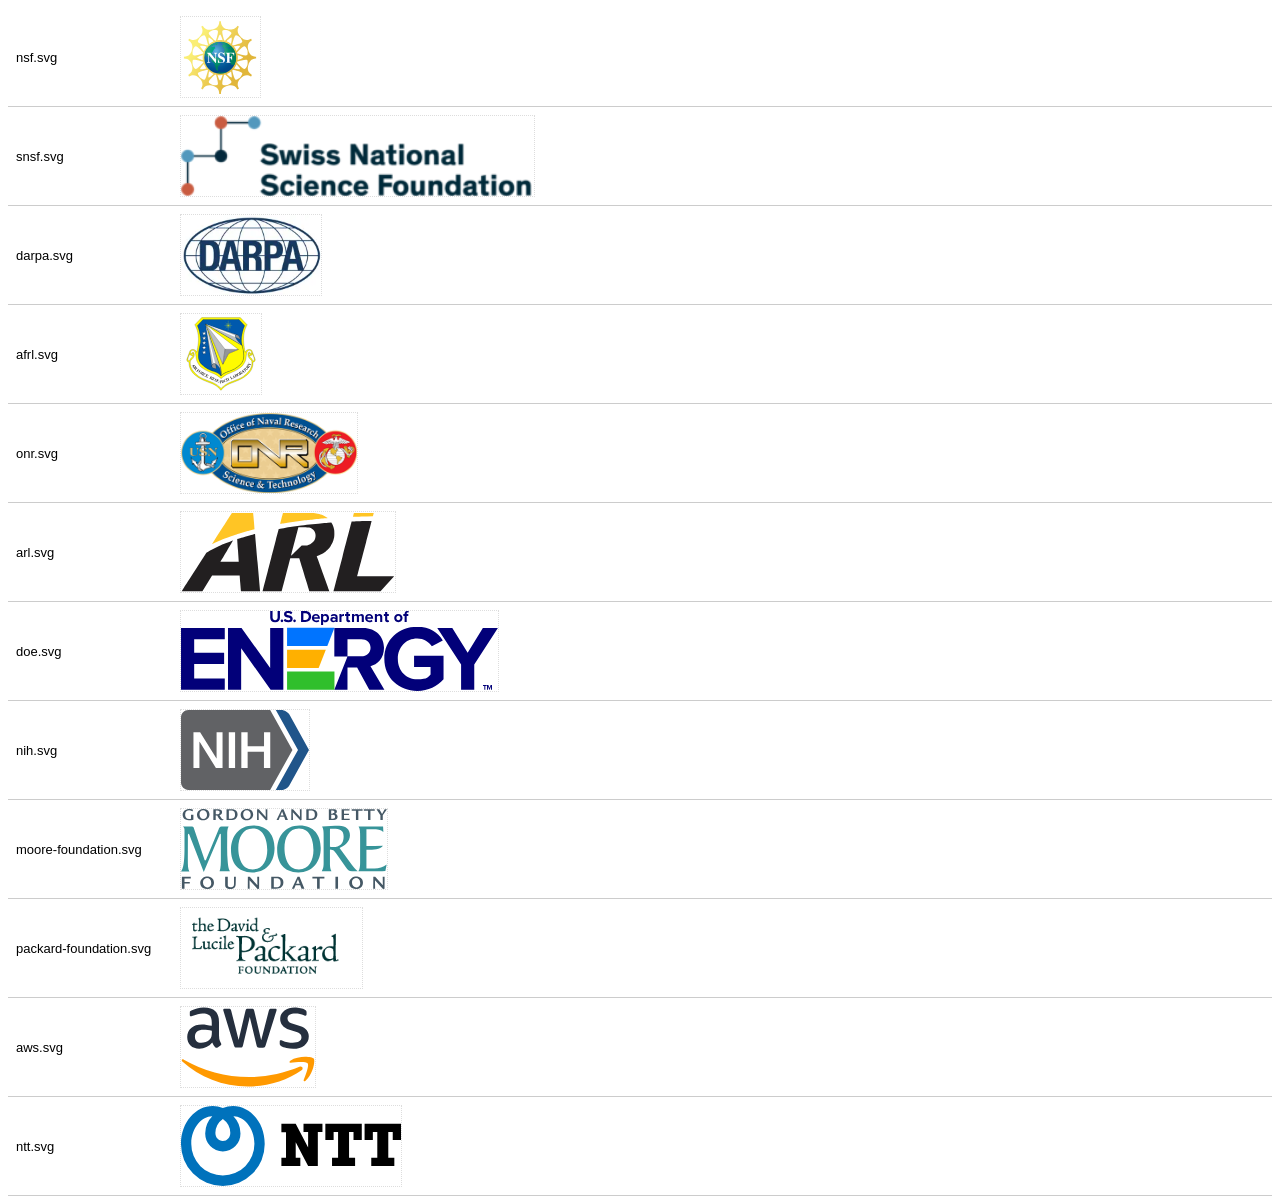
<file: images/funding/_test.html>
<!DOCTYPE html>
<html>
<head><title>Logo test</title>
<style>
body { font-family: sans-serif; background: #fff; }
.row { display: flex; align-items: center; gap: 24px; border-bottom: 1px solid #ccc; padding: 8px; }
.row img { height: 80px; width: auto; border: 1px dotted #ddd; }
.label { width: 140px; font-size: 13px; }
</style>
</head>
<body>
<div class="row"><div class="label">nsf.svg</div><img src="nsf.svg"></div>
<div class="row"><div class="label">snsf.svg</div><img src="snsf.svg"></div>
<div class="row"><div class="label">darpa.svg</div><img src="darpa.svg"></div>
<div class="row"><div class="label">afrl.svg</div><img src="afrl.svg"></div>
<div class="row"><div class="label">onr.svg</div><img src="onr.svg"></div>
<div class="row"><div class="label">arl.svg</div><img src="arl.svg"></div>
<div class="row"><div class="label">doe.svg</div><img src="doe.svg"></div>
<div class="row"><div class="label">nih.svg</div><img src="nih.svg"></div>
<div class="row"><div class="label">moore-foundation.svg</div><img src="moore-foundation.svg"></div>
<div class="row"><div class="label">packard-foundation.svg</div><img src="packard-foundation.svg"></div>
<div class="row"><div class="label">aws.svg</div><img src="aws.svg"></div>
<div class="row"><div class="label">ntt.svg</div><img src="ntt.svg"></div>
</body>
</html>
</file>
<file: assets/css/main.css>
@import url("https://fonts.googleapis.com/css2?family=Raleway:wght@300;400;500;600;700&display=swap");

:root {
  --site-font: "Raleway", sans-serif;
  --stanford-red: #8c1515;
  --stanford-red-dark: #6e1010;
}

*,
*::before,
*::after {
  box-sizing: border-box;
}

html {
  -webkit-text-size-adjust: 100%;
  text-size-adjust: 100%;
}

html, body, div, span, h1, h2, h3, h4, p, a, ul, li, section, header, nav, footer, main, button, figure, article, address {
  margin: 0;
  padding: 0;
  border: 0;
  font-size: 100%;
  font: inherit;
  vertical-align: baseline;
}

body {
  font-family: var(--site-font);
  font-size: 14pt;
  font-weight: 300;
  line-height: 1.75;
  color: #555;
  background: #fff;
}

img {
  max-width: 100%;
}

.banner-slide img {
  position: absolute;
  inset: 0;
  width: 100%;
  height: 100%;
  max-width: none;
  max-height: none;
  object-fit: cover;
}

.visually-hidden {
  position: absolute;
  width: 1px;
  height: 1px;
  padding: 0;
  margin: -1px;
  overflow: hidden;
  clip: rect(0, 0, 0, 0);
  white-space: nowrap;
  border: 0;
}

.skip-link {
  position: absolute;
  left: 0.75em;
  top: -100%;
  z-index: 1000;
  background: #fff;
  color: var(--stanford-red);
  padding: 0.5em 1em;
  font-weight: 600;
  border: 2px solid var(--stanford-red);
  border-radius: 2px;
}

.skip-link:focus {
  top: 0.75em;
}

a:focus-visible,
button:focus-visible {
  outline: 2px solid var(--stanford-red);
  outline-offset: 3px;
}

a {
  color: var(--stanford-red);
  text-decoration: none;
  border-bottom: dotted 1px;
}

a:hover {
  color: var(--stanford-red-dark);
  border-bottom-color: transparent;
}

h1, h2, h3 {
  color: #333;
  font-weight: 600;
  line-height: 1.5;
}

h1 { font-size: 2.25em; }
h2 { font-size: 1.75em; margin-top: 1.5em; }
h3 { font-size: 1.25em; margin-top: 1.5em; }

p { margin: 0 0 1.5em 0; }

.inner {
  max-width: 75em;
  margin: 0 auto;
  padding: 0 2em;
}

/* Cardinal-red emphasis for key phrases */
.accent {
  color: var(--stanford-red);
  font-weight: 600;
}

/* Cardinal-red text without added weight */
.cardinal {
  color: var(--stanford-red);
}

/* Header */
#header {
  width: 100%;
  background: #2f2f2f;
  color: #fff;
  padding: 1.25em 0;
  position: relative;
  z-index: 100;
}

#header .inner {
  display: flex;
  align-items: center;
  justify-content: space-between;
  flex-wrap: wrap;
  gap: 1em;
  padding-left: 1.25em;
  padding-right: 2em;
  position: relative;
}

#header .logo {
  color: #fff;
  border: none;
  display: flex;
  align-items: center;
  gap: 1.1em;
}

#header .logo:hover,
#header .logo:focus-visible {
  color: #fff;
  opacity: 0.9;
  outline-color: #fff;
}

#header .logo-text {
  display: flex;
  flex-direction: column;
  line-height: 1.25;
}

#header .logo-title {
  font-size: 1.35em;
  font-weight: 600;
  letter-spacing: 0.06em;
  color: #fff;
}

#header .logo-tagline {
  font-size: 0.72em;
  font-weight: 400;
  letter-spacing: 0.02em;
  color: #ccc;
  line-height: 1.3;
  max-width: 22em;
}

#header .logo-mark {
  /* Layout box stays small so the header bar doesn't grow */
  width: 56px;
  height: 56px;
  object-fit: contain;
  flex-shrink: 0;
  display: block;
  margin-left: -0.25em;
  margin-right: 0.35em;
  transform: scale(1.45);
  transform-origin: left center;
  /* Black logo backgrounds blend into the dark header */
  mix-blend-mode: lighten;
}

#nav a {
  color: #fff;
  border: none;
  margin-left: 1.5em;
  font-weight: 500;
  font-size: 0.95em;
  letter-spacing: 0.04em;
  position: relative;
  display: inline-block;
}

#nav a::after {
  content: "";
  position: absolute;
  left: 0;
  bottom: -0.4em;
  width: 0;
  height: 4px;
  background: #fff;
  transition: width 0.4s cubic-bezier(0.22, 0.61, 0.36, 1);
}

#nav a:hover::after,
#nav a:focus-visible::after,
#nav a[aria-current="page"]::after {
  width: 100%;
}

#nav a:hover,
#nav a:focus-visible {
  color: #fff;
  outline-color: #fff;
}

.navPanelToggle {
  display: none;
  position: absolute;
  top: 50%;
  right: 1em;
  transform: translateY(-50%);
  z-index: 200;
  background: var(--stanford-red);
  color: #fff;
  width: 2.75em;
  height: 2.75em;
  line-height: 1;
  text-align: center;
  border-radius: 4px;
  border: none;
  cursor: pointer;
  font-size: 1.25em;
  font-family: inherit;
  padding: 0;
}

/* Banner — home (welcome text blending into photo carousel) */
#banner.banner-home {
  /* Matches the header */
  --banner-bg: #2f2f2f;
  color: #fff;
  overflow: hidden;
  background: var(--banner-bg);
}

.banner-split {
  display: flex;
  align-items: stretch;
  min-height: 36em;
}

.banner-text-box {
  flex: 0 0 25%;
  display: flex;
  flex-direction: column;
  justify-content: center;
  align-items: center;
  text-align: center;
  gap: 1em;
  padding: 2.5em 1em 2.5em 2em;
  box-sizing: border-box;
  color: #fff;
  position: relative;
  z-index: 2;
}

.banner-media {
  position: relative;
  flex: 1 1 75%;
  overflow: hidden;
  min-height: 16em;
}

.banner-carousel {
  position: absolute;
  inset: 0;
  width: 100%;
  height: 100%;
  z-index: 0;
}

.banner-slide {
  position: absolute;
  inset: 0;
  background-position: center center;
  background-size: cover;
  background-repeat: no-repeat;
  opacity: 0;
  transition: opacity 1.2s ease-in-out;
}

.banner-slide.active {
  opacity: 1;
}

.banner-overlay {
  position: absolute;
  inset: 0;
  z-index: 1;
  background:
    linear-gradient(
      to right,
      var(--banner-bg, #2f2f2f) 0%,
      rgba(47, 47, 47, 0) 40%
    ),
    linear-gradient(rgba(35, 35, 35, 0) 75%, rgba(35, 35, 35, 0.3));
  pointer-events: none;
}

.banner-arrow {
  position: absolute;
  top: 50%;
  transform: translateY(-50%);
  z-index: 3;
  width: 2.4em;
  height: 2.4em;
  display: flex;
  align-items: center;
  justify-content: center;
  border: 1px solid rgba(255, 255, 255, 0.35);
  border-radius: 50%;
  background: rgba(35, 35, 35, 0.45);
  color: #fff;
  font-size: 1.1em;
  line-height: 1;
  cursor: pointer;
  transition: background 0.2s ease;
}

.banner-arrow:hover {
  background: rgba(35, 35, 35, 0.75);
}

.banner-arrow-prev {
  left: 0.75em;
}

.banner-arrow-next {
  right: 0.75em;
}

.banner-dots {
  position: absolute;
  bottom: 1em;
  left: 50%;
  transform: translateX(-50%);
  z-index: 3;
  display: flex;
  align-items: center;
  gap: 0.6em;
}

.banner-pause {
  padding: 0.3em 0.65em;
  border: 1px solid rgba(255, 255, 255, 0.35);
  border-radius: 4px;
  background: rgba(35, 35, 35, 0.55);
  color: #fff;
  font-family: inherit;
  font-size: 0.7em;
  font-weight: 600;
  letter-spacing: 0.04em;
  line-height: 1.2;
  cursor: pointer;
}

.banner-pause:hover,
.banner-pause:focus-visible {
  background: rgba(35, 35, 35, 0.85);
  outline-color: #fff;
}

.banner-dot {
  width: 0.7em;
  height: 0.7em;
  padding: 0;
  border: 0;
  border-radius: 50%;
  background: rgba(255, 255, 255, 0.45);
  cursor: pointer;
  transition: background 0.2s ease, transform 0.2s ease;
}

.banner-dot:hover {
  background: rgba(255, 255, 255, 0.75);
}

.banner-dot.active {
  background: #fff;
  transform: scale(1.2);
}

#banner.banner-home .banner-welcome-title {
  font-size: 2.5em;
  font-weight: 700;
  line-height: 1.2;
  letter-spacing: 0.06em;
  text-transform: none;
  margin: 0;
  color: #fff;
}

#banner.banner-home .banner-welcome-body {
  font-size: 1.1em;
  font-weight: 400;
  line-height: 1.55;
  letter-spacing: 0.02em;
  margin: 0;
  max-width: 100%;
  color: rgba(255, 255, 255, 0.92);
}

/* Banner — other pages (no image) */
#banner.banner-page {
  background: #2f2f2f;
  color: #fff;
  padding: 2.25em 0;
  text-align: left;
}

#banner.banner-page h1 {
  color: #fff;
  font-weight: 400;
  font-size: 1.75em;
}

#banner.banner-page h1 span {
  display: block;
  font-weight: 300;
  font-size: 0.85em;
  margin-top: 0.25em;
  color: #ccc;
}

/* Page title shown in the content area (outside the gray banner) */
h1.page-title {
  color: var(--stanford-red);
  font-size: 2.5em;
  font-weight: 600;
  line-height: 1.5;
  margin: 0 0 0.75em;
}

/* Main content pages (People, Research, Publications, …) */
#people-content,
#research_summary,
#research-area-content,
#contact-content {
  padding: 2.5em 0 4em;
}

/* Publications page (McMahon-style layout) */

.publications-year-heading {
  font-weight: 600;
  font-size: 1.75em;
  color: var(--stanford-red);
  margin: 0 0 0.75em;
}

.publication-block {
  font-size: 1em;
  line-height: 1.5;
  margin-bottom: 1.75em;
  max-width: 100%;
}

.publication-text {
  min-width: 0;
  overflow-wrap: anywhere;
  word-wrap: break-word;
}

.publication-title {
  font-weight: 700;
}

.publication-journal {
  font-weight: 700;
  color: var(--stanford-red);
}

.publication-text a {
  color: var(--stanford-red);
  font-weight: 700;
}

.publication-text a:hover {
  color: var(--stanford-red-dark);
  border-bottom-color: transparent;
}

/* Raleway's asterisk already sits high, so keep it on the baseline at a readable size. */
.equal-contribution {
  font-size: 1.35em;
  line-height: 0;
  vertical-align: baseline;
}

.publication-link-sep {
  color: #999;
  margin: 0 0.15em;
}

.publications-status {
  color: #666;
}

/* News page and the home-page Latest News list */

.news-year-heading {
  font-weight: 600;
  font-size: 1.75em;
  color: var(--stanford-red);
  margin: 0 0 0.75em;
}

.news-item {
  max-width: 48em;
  margin-bottom: 2.25em;
  scroll-margin-top: 1em;
}

.news-meta {
  margin: 0 0 0.25em;
  font-size: 0.75em;
  font-weight: 600;
  letter-spacing: 0.06em;
  text-transform: uppercase;
  color: #777;
}

.news-tag {
  color: var(--stanford-red);
  margin-left: 0.75em;
  padding-left: 0.75em;
  border-left: 1px solid #ccc;
}

h3.news-title {
  font-size: 1.15em;
  font-weight: 700;
  line-height: 1.4;
  margin: 0 0 0.35em;
}

.news-item:target h3.news-title {
  color: var(--stanford-red);
}

.news-summary {
  line-height: 1.6;
  margin: 0 0 0.5em;
}

.news-links {
  font-weight: 700;
  margin: 0;
}

.news-links + .news-links {
  margin-top: 0.25em;
}

.news-links-label {
  font-weight: 600;
  color: #777;
}

.news-figure {
  margin: 0.75em 0;
}

.news-figure img {
  display: block;
  width: 100%;
  max-width: 40em;
  border-radius: 4px;
}

.news-figure figcaption {
  font-size: 0.8em;
  color: #777;
  margin-top: 0.4em;
}

.news-status {
  color: #666;
}

.news-latest-list {
  list-style: none;
  margin: 0 0 1em;
  border-top: 1px solid #e5e5e5;
}

.news-latest-item {
  padding: 0.85em 0;
  border-bottom: 1px solid #e5e5e5;
}

.news-latest-item .news-meta {
  margin-bottom: 0.1em;
}

.news-latest-title {
  color: #333;
  font-weight: 600;
  border-bottom: none;
}

.news-latest-title:hover {
  color: var(--stanford-red);
}

.news-all-link {
  font-weight: 600;
}

/* People page */
.people-carousel {
  position: relative;
  width: 100%;
  max-width: 40em;
  margin: 0 auto 2.5em;
  aspect-ratio: 4 / 3;
  overflow: hidden;
  border-radius: 4px;
}

.people-carousel .banner-slide img {
  display: block;
  object-position: center center;
}

.people-status {
  text-align: center;
  color: #666;
  margin-bottom: 2em;
}

.people-status.error {
  color: var(--stanford-red);
}

.people-group {
  margin-bottom: 3em;
}

.people-group h2 {
  font-weight: 600;
  font-size: 1.5em;
  margin: 0 0 1.25em;
  padding-bottom: 0.35em;
  border-bottom: 2px solid #eee;
}

.people-group--alumni h2 {
  margin-bottom: 1.75em;
}

.people-group--alumni .alumni-group + .alumni-group {
  margin-top: 2.75em;
  padding-top: 0.25em;
}

.alumni-subgroup {
  font-weight: 600;
  font-size: 1.05em;
  margin: 0 0 1em;
  color: #333;
  letter-spacing: 0.01em;
}

.alumni-list {
  list-style: none;
  margin: 0;
  padding: 0;
}

.alumni-entry {
  display: flex;
  flex-direction: column;
  gap: 0.15em;
  margin: 0 0 1.1em;
  line-height: 1.5;
}

.alumni-name {
  color: var(--stanford-red);
  font-weight: 600;
  font-size: 1em;
}

.alumni-meta {
  display: block;
  color: #666;
  font-size: 0.92em;
  font-weight: 400;
  line-height: 1.55;
}

.alumni-sep {
  margin: 0 0.45em;
  color: #bbb;
}

.alumni-thesis {
  color: #666;
  border-bottom: dotted 1px #aaa;
}

.alumni-thesis:hover {
  color: var(--stanford-red);
  border-bottom-color: transparent;
}

@media (min-width: 52em) {
  .alumni-list {
    display: grid;
    grid-template-columns: repeat(2, minmax(0, 1fr));
    gap: 0.25em 3em;
  }

  .alumni-entry {
    margin-bottom: 1em;
  }
}

.people-grid {
  display: grid;
  grid-template-columns: repeat(auto-fill, minmax(16em, 1fr));
  gap: 2em 1.75em;
}

.person-card {
  line-height: 1.55;
  display: flex;
  flex-direction: column;
  align-items: center;
}

.person-body {
  text-align: center;
  width: 100%;
  max-width: 280px;
}

.person-photo-link {
  display: block;
  width: 100%;
  max-width: 280px;
  margin-bottom: 0.85em;
  border: none;
  transition: opacity 0.15s ease;
}

.person-photo-link:hover {
  border: none;
  opacity: 0.88;
}

.person-photo {
  width: 100%;
  max-width: 280px;
  height: auto;
  aspect-ratio: 4 / 5;
  object-fit: cover;
  object-position: center top;
  display: block;
  margin-bottom: 0;
  border-radius: 4px;
  background: #eee;
}

.person-photo-placeholder {
  display: flex;
  align-items: center;
  justify-content: center;
  font-size: 2em;
  font-weight: 600;
  color: #888;
  background: #e8e8e8;
}

.person-name {
  font-weight: 600;
  font-size: 1.1em;
  margin: 0 0 0.35em;
  color: #333;
}

.person-name a {
  color: var(--stanford-red);
  border-bottom: dotted 1px;
}

.person-name a:hover {
  color: var(--stanford-red-dark);
  border-bottom-color: transparent;
}

.person-title {
  margin: 0;
  font-size: 0.95em;
  color: #555;
}

.person-detail {
  margin: 0 0 0.25em;
  font-size: 0.95em;
  color: #555;
}

.person-email {
  display: inline-block;
  margin-top: 0.35em;
  border: none;
}

.person-email:hover {
  border: none;
}

/* Contact page */
.contact-staff {
  display: grid;
  grid-template-columns: repeat(2, minmax(0, 1fr));
  gap: 3em 4em;
  margin-bottom: 3.5em;
}

.contact-staff-member {
  display: flex;
  flex-direction: column;
  align-items: center;
  text-align: center;
}

.contact-staff-member p {
  margin: 0 0 0.35em;
  line-height: 1.65;
  color: #444;
}

.contact-heading {
  font-size: 1.1em;
  font-weight: 700;
  margin: 0 0 0.75em;
  color: #222;
}

.contact-photo-link {
  display: block;
  width: 100%;
  max-width: 280px;
  margin-top: 1.25em;
  border: none;
  transition: opacity 0.15s ease;
}

.contact-photo-link:hover {
  border: none;
  opacity: 0.88;
}

.contact-photo {
  width: 100%;
  aspect-ratio: 4 / 5;
  object-fit: cover;
  object-position: center top;
  display: block;
  border-radius: 4px;
  background: #eee;
}

.contact-locations {
  display: grid;
  grid-template-columns: repeat(2, minmax(0, 1fr));
  gap: 3em 4em;
}

.contact-location address {
  font-style: normal;
  line-height: 1.65;
  color: #444;
}

/* Individual profile page */
#person-content {
  padding: 2.5em 0 4em;
}

.person-back {
  margin: 0 0 1.5em;
}

.person-back a {
  color: #666;
  font-size: 0.95em;
  border: none;
}

.person-back a:hover {
  color: var(--stanford-red);
  border: none;
}

.person-profile-header {
  display: flex;
  align-items: center;
  gap: 1.75em;
  margin-bottom: 2.5em;
}

.person-profile-photo {
  width: 9.5em;
  height: 9.5em;
  border-radius: 50%;
  object-fit: cover;
  object-position: center center;
  flex-shrink: 0;
  background: #eee;
}

.person-profile-name {
  margin: 0;
  font-size: 2.25em;
  font-weight: 600;
  color: #222;
  line-height: 1.15;
}

.person-profile-pronouns {
  margin: 0.4em 0 0;
  font-size: 1em;
  font-weight: 400;
  color: #555;
}

.person-profile-identity {
  min-width: 0;
}

.person-profile-layout {
  display: grid;
  grid-template-columns: minmax(0, 2fr) minmax(16em, 1fr);
  gap: 3em 4em;
  align-items: start;
}

.person-profile-main {
  min-width: 0;
}

.person-profile-section {
  margin-bottom: 2em;
}

.person-profile-section h2 {
  font-size: 1.35em;
  font-weight: 700;
  margin: 0 0 0.75em;
  color: #222;
}

.person-profile-section p {
  margin: 0 0 1em;
  line-height: 1.65;
  color: #444;
}

.person-profile-list {
  margin: 0;
  padding-left: 1.25em;
  line-height: 1.65;
  color: #444;
}

.person-profile-list li {
  margin-bottom: 0.35em;
}

.person-research-list {
  list-style: disc;
}

.person-profile-sidebar {
  min-width: 0;
}

.person-sidebar-section {
  margin-bottom: 2em;
  padding-top: 1.5em;
  border-top: 1px solid #ddd;
}

.person-sidebar-section:first-child {
  padding-top: 0;
  border-top: none;
}

.person-sidebar-heading {
  display: flex;
  align-items: center;
  gap: 0.5em;
  margin: 0 0 0.85em;
  font-size: 1.1em;
  font-weight: 700;
  color: #222;
}

.person-sidebar-icon {
  width: 1.05em;
  height: 1.05em;
  flex-shrink: 0;
  color: #222;
}

.person-sidebar-section p {
  margin: 0 0 0.5em;
  line-height: 1.55;
  color: #444;
}

.person-sidebar-label {
  font-weight: 600;
  margin-right: 0.35em;
}

.person-link-list {
  margin: 0;
  padding: 0;
  list-style: none;
}

.person-link-list li {
  margin-bottom: 0.45em;
}

.person-link-list a {
  border: none;
}

.person-inline-link {
  display: inline-flex;
  align-items: center;
  gap: 0.4em;
  border: none;
}

.person-inline-link:hover {
  border: none;
}

.person-inline-icon {
  width: 0.9em;
  height: 0.9em;
  flex-shrink: 0;
}

/* Main content */
#research_summary h3 {
  font-weight: 600;
}

.research-back-link {
  margin: 0 0 1.25em;
}

.research-back-link a {
  color: #666;
  font-weight: 500;
}

.research-back-link a:hover {
  color: var(--stanford-red);
}

.research-area-overview {
  margin: 0 0 2.5em;
}

.research-area-overview p {
  margin: 0 0 1em;
  line-height: 1.65;
}

.research-area-overview p:last-child {
  margin-bottom: 0;
}

.research-project-group {
  margin-bottom: 3em;
}

.research-project-group h2 {
  font-weight: 600;
  font-size: 1.5em;
  margin: 0 0 1.25em;
  padding-bottom: 0.35em;
  border-bottom: 2px solid #eee;
}

.research-project-body.has-figure::after {
  content: "";
  display: table;
  clear: both;
}

.research-project-figure {
  float: right;
  width: min(62%, 680px);
  margin: 0.15em 0 1em 2em;
}

.research-project-figure img {
  display: block;
  width: 100%;
  height: auto;
}

#nanomechanical-mass-sensing .research-project-figure {
  width: min(32%, 210px);
}

.research-project-text p {
  margin: 0;
  line-height: 1.65;
}

.research-panels {
  display: grid;
  grid-template-columns: repeat(2, minmax(0, 1fr));
  gap: 3em;
  width: 100%;
  max-width: 50em;
  margin: 1.5em auto 0;
  /* Tuned to research photo sizes: 778×1024, 1024×768, 1024×863, 1024×768 */
  --research-panel-ratio: 1 / 1;
}

.research-panels .summary-panel {
  flex: none;
  max-width: none;
  width: auto;
}

.research-panel {
  position: relative;
  overflow: hidden;
  isolation: isolate;
  aspect-ratio: var(--research-panel-ratio);
  width: 100%;
  min-height: 0;
  padding: 0;
  background-color: #1a1a1a;
  border-top: none;
}

.research-panel-media {
  position: absolute;
  inset: 0;
  background-size: cover;
  background-repeat: no-repeat;
  background-position: center;
}

#nonlinear-optics .research-panel-media {
  background-image: url("../../images/research/nonlinear-optics.png");
}

#transduction .research-panel-media {
  background-image: url("../../images/research/transduction.png");
}

#acoustics .research-panel-media {
  background-image: url("../../images/research/acoustics.png");
}

#superconducting-circuits .research-panel-media {
  background-image: url("../../images/research/superconducting-circuits.png");
}

.research-panel-label {
  position: absolute;
  top: 0;
  left: 0;
  right: 0;
  z-index: 1;
  width: 100%;
  box-sizing: border-box;
  padding: 1em 1.25em;
  background: rgba(255, 255, 255, 0.12);
  backdrop-filter: blur(12px) saturate(1.15);
  -webkit-backdrop-filter: blur(12px) saturate(1.15);
  border-bottom: 1px solid rgba(255, 255, 255, 0.22);
  box-shadow: inset 0 -1px 0 rgba(255, 255, 255, 0.08);
}

.research-panel-media,
.research-panel-label,
.research-panel-cta {
  pointer-events: none;
}

.research-panel-link {
  display: block;
  text-decoration: none;
  color: inherit;
  cursor: pointer;
  -webkit-tap-highlight-color: transparent;
}

.research-panel-cta {
  position: absolute;
  left: 0;
  right: 0;
  bottom: 0;
  z-index: 2;
  padding: 0.9em 1.25em;
  background: rgba(140, 21, 21, 0.92);
  color: #fff;
  font-family: var(--site-font);
  font-size: 0.95em;
  font-weight: 600;
  letter-spacing: 0.04em;
  text-align: center;
  transform: translateY(100%);
  transition: transform 0.28s ease;
}

.research-panel-link:hover .research-panel-cta,
.research-panel-link:focus-visible .research-panel-cta {
  transform: translateY(0);
}

.research-panel-link:focus-visible {
  outline: 2px solid var(--stanford-red);
  outline-offset: 3px;
}

.research-panel .research-panel-label h2 {
  margin: 0;
  text-transform: none;
  letter-spacing: 0.03em;
  font-size: 1.3em;
  line-height: 1.35;
  font-weight: 600;
  text-align: left;
  color: #fff;
  text-shadow: 0 1px 8px rgba(0, 0, 0, 0.45);
}

.summary-panels {
  display: flex;
  justify-content: space-between;
  align-items: stretch;
  flex-wrap: wrap;
  gap: 3em;
  margin: 2.5em 0 3em;
}

.summary-panel {
  flex: 1 1 0;
  min-height: 20em;
  border: none;
  border-top: 4px solid var(--stanford-red);
  border-radius: 6px;
  padding: 2.75em 1.35em 2.25em;
  display: flex;
  flex-direction: column;
  background: #f5f5f5;
  box-shadow: 0 4px 14px rgba(0, 0, 0, 0.12);
  transition: transform 0.2s ease, box-shadow 0.2s ease;
}

.summary-panel:hover {
  transform: translateY(-5px);
  box-shadow: 0 12px 26px rgba(0, 0, 0, 0.18);
}

.summary-panel h2 {
  font-size: 1.55em;
  font-weight: 600;
  margin-top: 0;
  margin-bottom: 0.75em;
  text-transform: uppercase;
  letter-spacing: 0.05em;
  color: #333;
  text-align: center;
}

.summary-panel p {
  flex: 1;
  font-size: 1em;
  font-weight: 500;
  line-height: 1.7;
  margin-bottom: 2em;
  text-align: center;
  color: #555;
}

.summary-panel .panel-button {
  display: inline-block;
  align-self: center;
  padding: 0.65em 1.75em;
  background: transparent;
  color: var(--stanford-red);
  border: 2px solid var(--stanford-red);
  border-radius: 4px;
  font-weight: 600;
  font-size: 0.9em;
  letter-spacing: 0.04em;
}

.summary-panel .panel-button:hover {
  background: var(--stanford-red);
  color: #fff;
  border-color: var(--stanford-red);
}

.research-panel.summary-panel {
  padding: 0;
  background-color: #1a1a1a;
  border-top: none;
  min-height: 0;
  display: block;
}

.research-panel.summary-panel:hover,
.research-panel-link:hover {
  transform: translateY(-5px);
}

.funding-logos {
  display: flex;
  flex-wrap: wrap;
  gap: 2em;
  align-items: center;
  margin-top: 1.25em;
}

.funding-logos img {
  height: 64px;
  width: auto;
  max-width: 160px;
  object-fit: contain;
}

.funding-logos img.funding-logo-wide {
  width: 315px;
  height: auto;
  max-width: 100%;
}

footer {
  background: #2f2f2f;
  color: #ccc;
  padding: 2em 0;
  text-align: center;
  font-size: 0.85em;
}

footer p {
  margin: 0;
}

.footer-legal {
  margin-top: 0.5em;
}

.footer-legal a {
  color: #ccc;
  border-bottom: none;
}

.footer-legal a:hover,
.footer-legal a:focus-visible {
  color: #fff;
  outline-color: #fff;
}

/* Mobile nav panel */
#navPanel {
  display: none;
  position: fixed;
  top: 0;
  right: 0;
  width: min(16em, 100%);
  height: 100%;
  height: 100dvh;
  background: #2f2f2f;
  z-index: 150;
  padding: 4.5em 1.5em 1.5em;
  box-shadow: -4px 0 12px rgba(0, 0, 0, 0.3);
  overflow-y: auto;
  -webkit-overflow-scrolling: touch;
}

body.nav-open {
  overflow: hidden;
}

#navPanel.visible {
  display: block;
}

#navPanel a {
  display: block;
  width: fit-content;
  color: #fff;
  border: none;
  padding: 0.75em 0;
  font-size: 1.1em;
  font-weight: 500;
  letter-spacing: 0.04em;
  position: relative;
}

#navPanel a::after {
  content: "";
  position: absolute;
  left: 0;
  bottom: 0.45em;
  width: 0;
  height: 4px;
  background: #fff;
  transition: width 0.4s cubic-bezier(0.22, 0.61, 0.36, 1);
}

#navPanel a:hover::after,
#navPanel a:focus-visible::after,
#navPanel a[aria-current="page"]::after {
  width: 100%;
}

#navPanel a:hover,
#navPanel a:focus-visible {
  color: #fff;
  outline-color: #fff;
}

@media screen and (max-width: 980px) {
  #nav { display: none; }
  .navPanelToggle { display: block; }
  body { font-size: 12pt; }
  #header .inner {
    flex-wrap: nowrap;
    padding-right: 4.5em;
  }
  #header .logo {
    min-width: 0;
    flex: 1 1 auto;
  }
  #header .logo-mark {
    transform: none;
    width: 48px;
    height: 48px;
  }
  #header .logo-title {
    font-size: 1.15em;
  }
  #header .logo-tagline {
    font-size: 0.62em;
    max-width: 14em;
  }
  .publications-year-heading {
    font-size: 1.35em;
  }
  .banner-split {
    flex-direction: column;
    min-height: 0;
  }
  .banner-text-box {
    flex: none;
    width: 100%;
    align-items: center;
    text-align: center;
    padding: 2em 1.5em;
  }
  .banner-media {
    flex: none;
    width: 100%;
    min-height: 0;
    height: 18em;
  }
  .banner-slide {
    background-position: center center;
    background-size: cover;
  }
  .banner-overlay {
    background:
      linear-gradient(
        to bottom,
        var(--banner-bg, #2f2f2f) 0%,
        rgba(47, 47, 47, 0) 40%
      ),
      linear-gradient(rgba(35, 35, 35, 0) 75%, rgba(35, 35, 35, 0.3));
  }
  #banner.banner-home .banner-welcome-title {
    font-size: 2em;
  }
  #banner.banner-home .banner-welcome-body {
    font-size: 1.1em;
  }
  #banner.banner-page h1 {
    font-size: 1.45em;
  }
  h1.page-title {
    font-size: 2em;
  }
  .summary-panels {
    flex-direction: column;
    align-items: center;
    gap: 1.5em;
  }
  .summary-panel {
    max-width: 20em;
    min-height: auto;
    width: 100%;
  }
  .research-panels {
    grid-template-columns: repeat(2, minmax(0, 1fr));
  }
  .research-panels .summary-panel {
    max-width: none;
    width: auto;
  }
  .people-grid {
    grid-template-columns: 1fr;
  }

  .research-project-figure {
    float: none;
    width: 100%;
    max-width: none;
    margin: 0 0 1em;
  }

  .person-photo {
    max-width: 100%;
  }
  .person-profile-header {
    flex-direction: column;
    align-items: flex-start;
    gap: 1.25em;
  }
  .person-profile-name {
    font-size: 1.75em;
  }
  .person-profile-layout {
    grid-template-columns: 1fr;
    gap: 2em;
  }
  .contact-staff,
  .contact-locations {
    grid-template-columns: 1fr;
    gap: 2.5em;
  }
}

@media screen and (max-width: 600px) {
  .inner {
    padding-left: 1.25em;
    padding-right: 1.25em;
  }
  h1.page-title {
    font-size: 1.65em;
  }
  .research-panels {
    grid-template-columns: 1fr;
  }
  #header .logo-tagline {
    max-width: none;
  }
}
</file>
